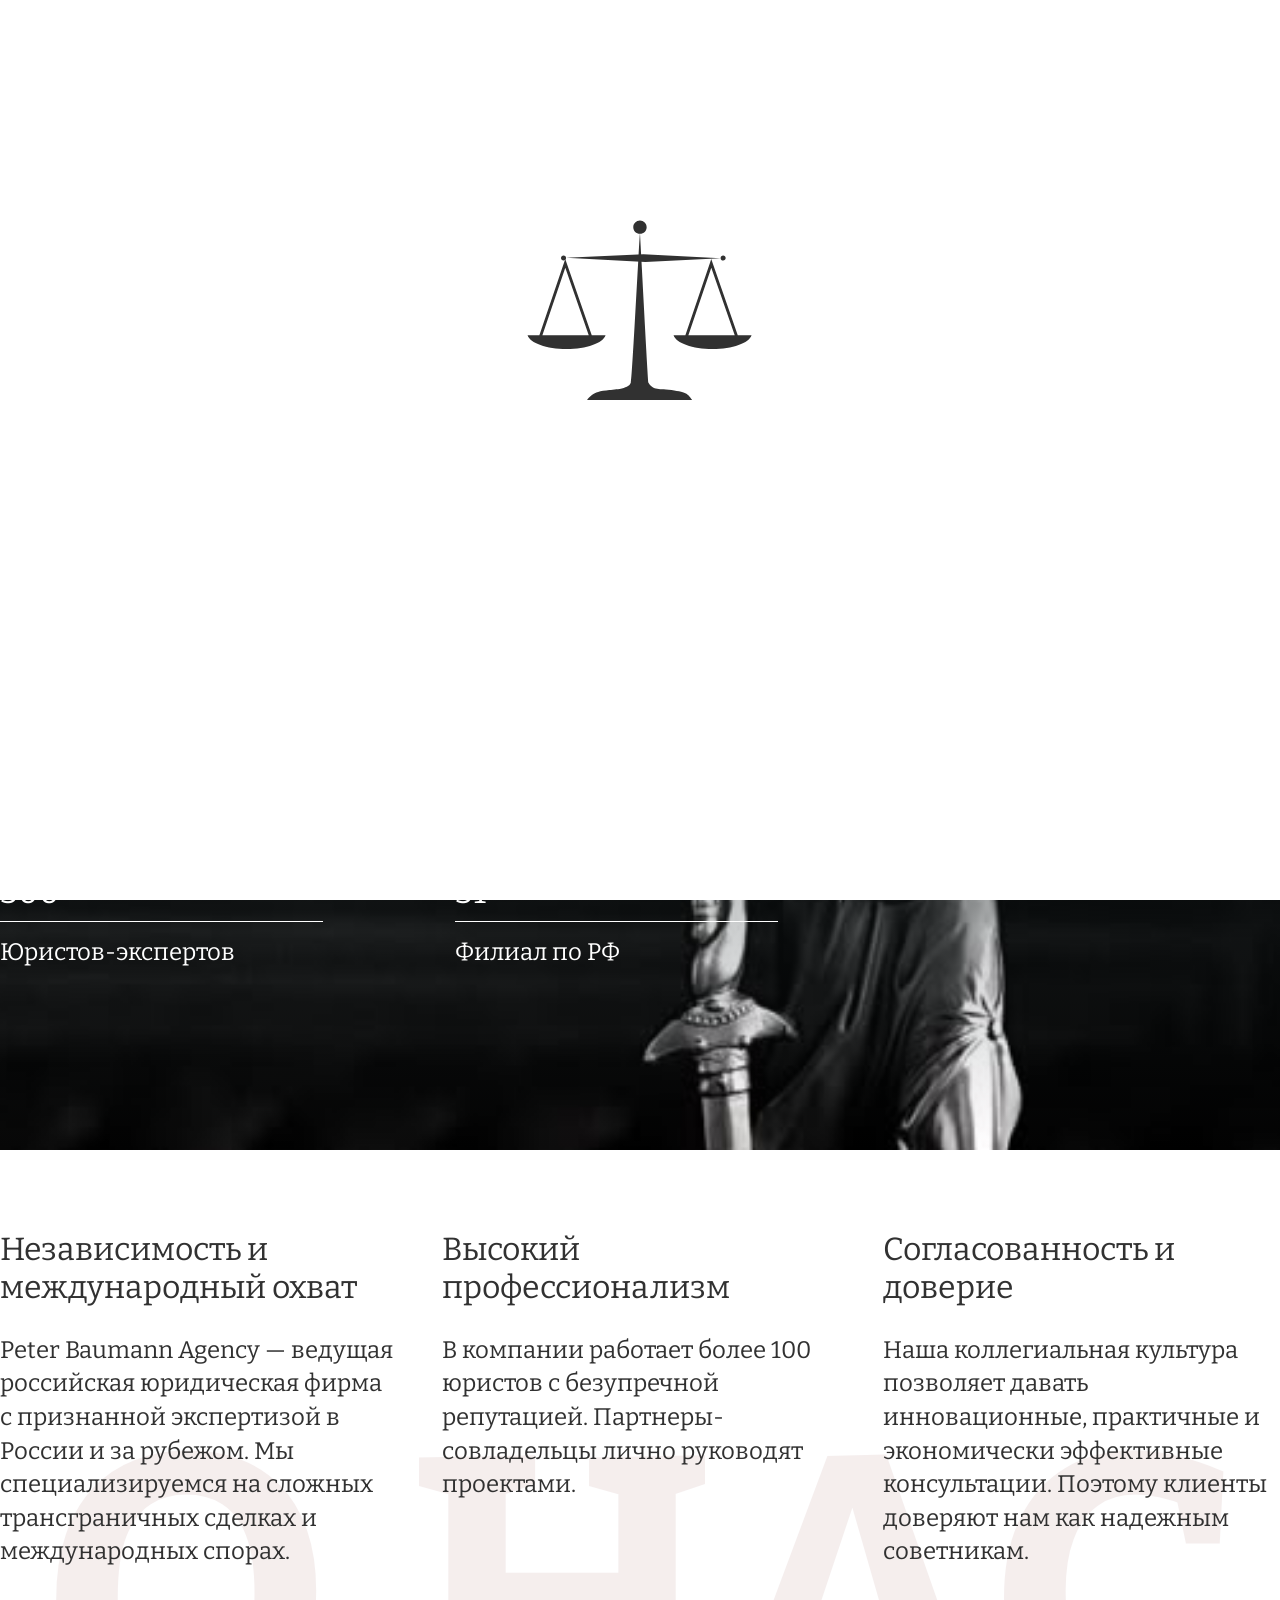
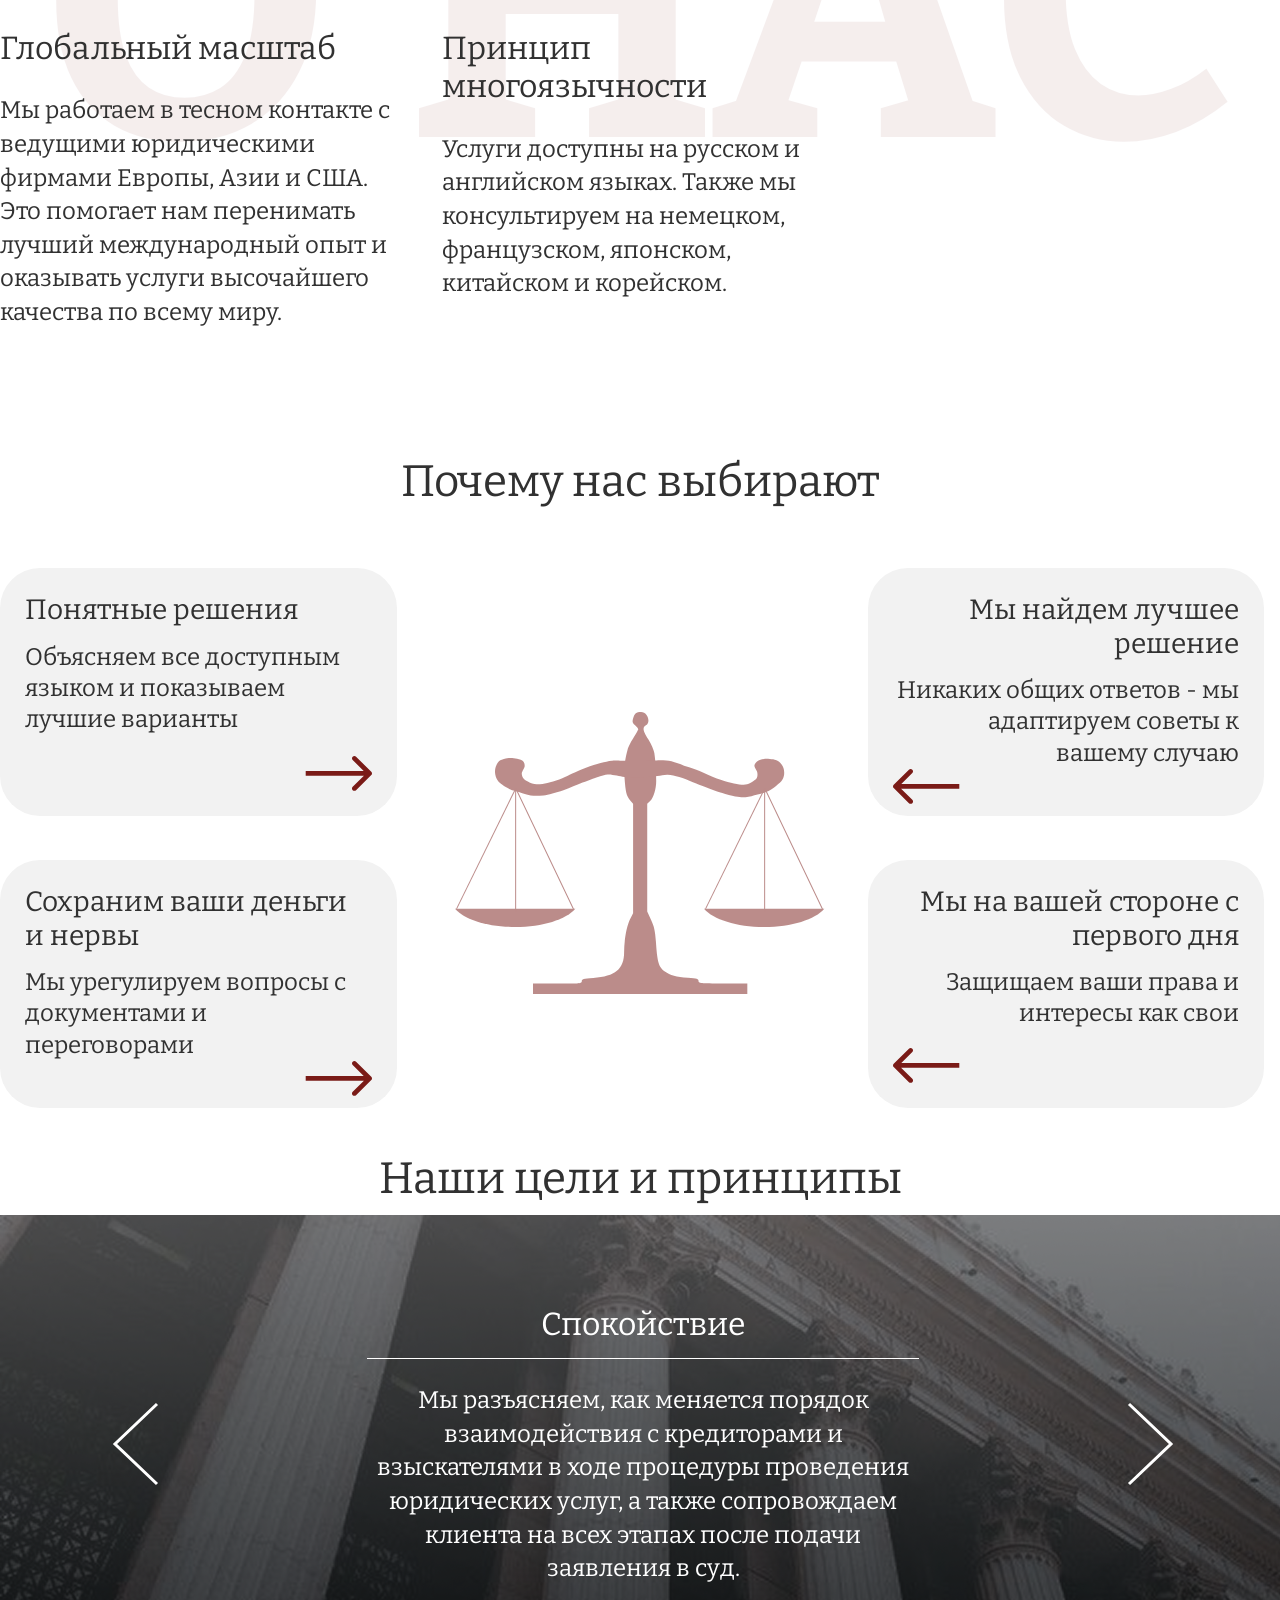
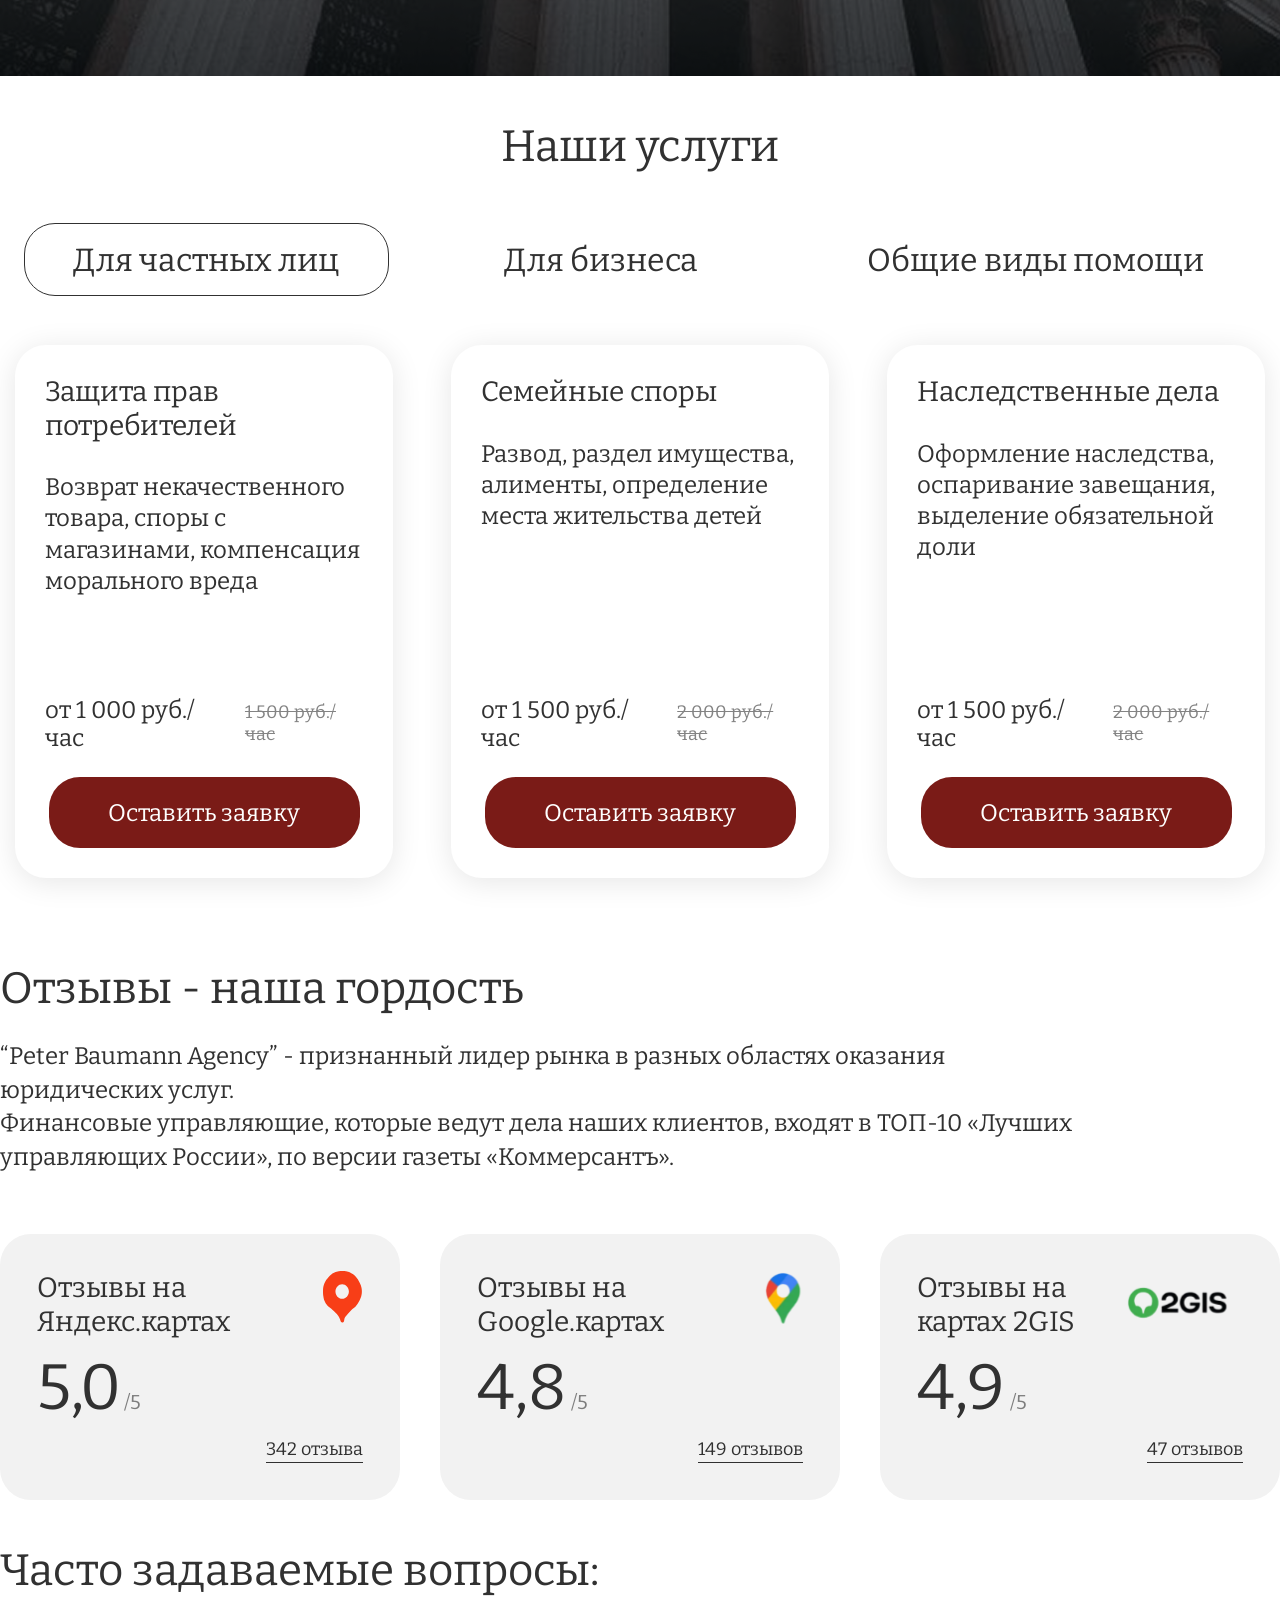
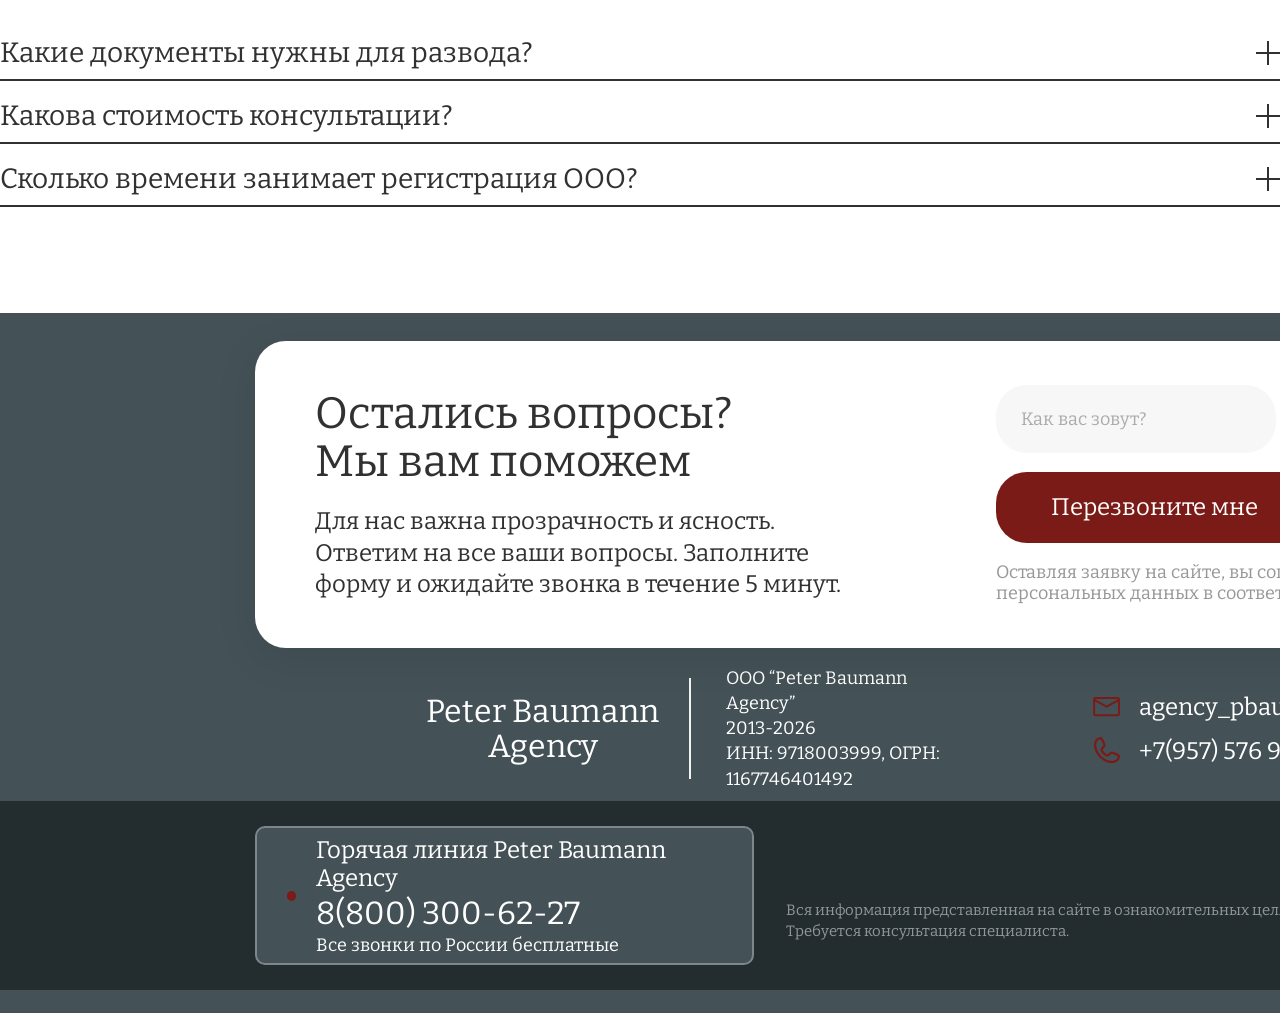
<file: index.html>
<!DOCTYPE html>
<html lang="ru">
<head>
    <meta charset="UTF-8">
    <meta name="viewport" content="width=device-width, initial-scale=1.0">
    <title>Peter Baumann Agency</title>
    <link rel="preconnect" href="https://fonts.googleapis.com">
    <link rel="preconnect" href="https://fonts.gstatic.com" crossorigin>
    <link href="https://fonts.googleapis.com/css2?family=Bitter:ital,wght@0,100..900;1,100..900&display=swap" rel="stylesheet">
    <link href="https://fonts.googleapis.com/css2?family=Bitter:wght@400;700&display=swap" rel="stylesheet">
    <link rel="stylesheet" href="style_dekstop.css">
</head>
<body>
<div class="preloader" id="preloader">
    <div class="loader-container">
        <!-- Опора (статичная) -->
        <img src="img/opora.svg" class="l-base" alt="">
        
        <!-- Группа перекладина + чаши (качается) -->
        <div class="l-sway-group">
            <img src="img/perecladina.svg" class="l-beam" alt="">
            
            <!-- Левая чаша -->
            <div class="l-bowl l-bowl-left">
                <img src="img/chasha.svg" alt="">
            </div>
            
            <!-- Правая чаша -->
            <div class="l-bowl l-bowl-right">
                <img src="img/chasha.svg" alt="">
            </div>
        </div>
    </div>
</div>

    <!-- Шапка сайта -->
    <!-- Шапка сайта -->
<header class="header">
    <div class="container">
        <div class="header-inner">
            <div class="header-logo"><a href="#hero">
                Peter Baumann<br>Agency</a>
            </div>
            <nav class="header-nav">
                <a href="#about">О нас</a>
                <a href="#services">Услуги</a>
                <a href="#reviews">Отзывы</a>
                <a href="#faq">Вопросы</a>
            </nav>
            <button class="btn btn--header">Получить консультацию</button>
        </div>
    </div>
</header>

<!-- Первый экран (Hero) -->
<section class="hero" id="hero">
    <div class="hero-bg">
        <div class="hero-overlay"></div>
        <div class="container">
            <div class="hero-content">
                <h1 class="hero-title">Peter Baumann<br>Agency</h1>
                <p class="hero-subtitle">Юридическая помощь в Москве</p>

                <div class="stats">
                    <div class="stat-item">
                        <span class="stat-num">Более 20 000</span>
                        <p class="stat-text">клиентов получили качественную юридическую поддержку</p>
                    </div>
                    <div class="stat-item">
                        <span class="stat-num">50</span>
                        <p class="stat-text">Лучших арбитражных управляющих</p>
                    </div>
                    <div class="stat-item">
                        <span class="stat-num">300</span>
                        <p class="stat-text">Юристов-экспертов</p>
                    </div>
                    <div class="stat-item">
                        <span class="stat-num">31</span>
                        <p class="stat-text">Филиал по РФ</p>
                    </div>
                </div>
            </div>
        </div>
    </div>
</section>
<section class="about" id="about">
    <div class="container">
        <!-- Огромный текст на заднем фоне -->
        <div class="about-bg-text">О НАС</div>

        <!-- Контейнер с основным контентом -->
        <div class="about-grid">
            
            <div class="about-item">
                <h2 class="about-title">Независимость и международный охват</h2>
                <p class="about-text">
                    Peter Baumann Agency — ведущая российская юридическая фирма с признанной экспертизой в России и за рубежом. Мы специализируемся на сложных трансграничных сделках и международных спорах.
                </p>
            </div>

            <div class="about-item">
                <h2 class="about-title">Высокий профессионализм</h2>
                <p class="about-text">
                    В компании работает более 100 юристов с безупречной репутацией. Партнеры-совладельцы лично руководят проектами.
                </p>
            </div>

            <div class="about-item">
                <h2 class="about-title">Согласованность и доверие</h2>
                <p class="about-text">
                    Наша коллегиальная культура позволяет давать инновационные, практичные и экономически эффективные консультации. Поэтому клиенты доверяют нам как надежным советникам.
                </p>
            </div>

            <div class="about-item">
                <h2 class="about-title">Глобальный масштаб</h2>
                <p class="about-text">
                    Мы работаем в тесном контакте с ведущими юридическими фирмами Европы, Азии и США. Это помогает нам перенимать лучший международный опыт и оказывать услуги высочайшего качества по всему миру.
                </p>
            </div>

            <div class="about-item">
                <h2 class="about-title">Принцип многоязычности</h2>
                <p class="about-text">
                    Услуги доступны на русском и английском языках. Также мы консультируем на немецком, французском, японском, китайском и корейском.
                </p>
            </div>

        </div>
    </div>
</section>
<section class="benefits">
    <div class="container">
        <h1 class="benefits__main-title">Почему нас выбирают</h1>
        
        <div class="benefits-grid">
            <!-- Левая колонка -->
            <div class="benefits-col">
                <div class="benefit-card">
                    <div class="benefit-card__content">
                        <h3 class="benefit-card__title">Понятные решения</h3>
                        <p class="benefit-card__text">Объясняем все доступным языком и показываем лучшие варианты</p>
                    </div>
                    <!-- Отражаем стрелку и прижимаем вправо -->
                    <img src="img/Arrow.svg" alt="стрелка" class="benefit-card__arrow benefit-card__arrow--right benefit-card__arrow--mirror">
                </div>

                <div class="benefit-card">
                    <div class="benefit-card__content">
                        <h3 class="benefit-card__title" >Сохраним ваши деньги и нервы</h3>
                        <p class="benefit-card__text">Мы урегулируем вопросы с документами и переговорами</p>
                    </div>
                    <img src="img/Arrow.svg" alt="стрелка" class="benefit-card__arrow benefit-card__arrow--right benefit-card__arrow--mirror">
                </div>
            </div>

            <!-- Центр: Весы -->
            <div class="benefits__center">
                <div class="scales">
                    <!-- Стойка -->
                    <img src="img/scales-post.svg" alt="" class="scales-post">

                    <!-- Контейнер перекладины (он будет качаться) -->
                    <div class="scales-sway">
                        <img src="img/scales-beam.svg" alt="" class="scales-beam-img">
                        
                        <!-- Чаши (внутри контейнера перекладины) -->
                        <div class="scales-bowl scales-bowl--left">
                            <img src="img/scales-bowl-desktop.svg" alt="">
                        </div>
                        <div class="scales-bowl scales-bowl--right">
                            <img src="img/scales-bowl-desktop.svg" alt="">
                        </div>
                    </div>
                </div>
            </div>

            <!-- Правая колонка -->
            <div class="benefits-col">
                <div class="benefit-card">
                    <div class="benefit-card__content" style="text-align: right;">
                        <h3 class="benefit-card__title">Мы найдем лучшее решение</h3>
                        <p class="benefit-card__text">Никаких общих ответов - мы адаптируем советы к вашему случаю</p>
                    </div>
                    <!-- Стрелка смотрит налево, прижата влево -->
                    <img src="img/Arrow.svg" alt="стрелка" class="benefit-card__arrow benefit-card__arrow--left">
                </div>

                <div class="benefit-card">
                    <div class="benefit-card__content" style="text-align: right;">
                        <h3 class="benefit-card__title">Мы на вашей стороне с первого дня</h3>
                        <p class="benefit-card__text">Защищаем ваши права и интересы как свои</p>
                    </div>
                    <img src="img/Arrow.svg" alt="стрелка" class="benefit-card__arrow benefit-card__arrow--left">
                </div>
            </div>
        </div>
    </div>
</section>
<section class="goals">
    <div class="container">
        <h1 class="goals-title">Наши цели и принципы</h1>
        
        <div class="goals-slider" style="background-image: url('img/background_for_slider.png')">
            <!-- Затемнение фона внутри самого фото, если нужно -->
            <div class="goals-overlay"></div>

            <div class="slider-container">
                <!-- Левая стрелка -->
                <button class="slider-btn prev-btn">
                    <svg width="48" height="84" viewBox="0 0 48 84" fill="none" xmlns="http://www.w3.org/2000/svg">
                        <path d="M46 2L4 42L46 82" stroke="white" stroke-width="3"/>
                    </svg>
                </button>

                <!-- Контент слайдера -->
                <div class="slider-content">
                    <!-- Слайд 1 (активный по умолчанию) -->
                    <div class="slide active" data-index="0">
                        <h2 class="slide-title">Спокойствие</h2>
                        <div class="slide-line"></div>
                        <p class="slide-text">Мы разъясняем, как меняется порядок взаимодействия с кредиторами и взыскателями в ходе процедуры проведения юридических услуг, а также сопровождаем клиента на всех этапах после подачи заявления в суд.</p>
                    </div>

                    <!-- Слайд 2 -->
                    <div class="slide" data-index="1">
                        <h2 class="slide-title">Доступность</h2>
                        <div class="slide-line"></div>
                        <p class="slide-text">Мы обеспечиваем понятное и прозрачное сопровождение: объясняем каждый этап процедуры, отвечаем на вопросы и остаемся на связи на протяжении всего процесса.</p>
                    </div>

                    <!-- Слайд 3 -->
                    <div class="slide" data-index="2">
                        <h2 class="slide-title">Надёжность</h2>
                        <div class="slide-line"></div>
                        <p class="slide-text">Мы работаем строго в рамках законодательства и фиксируем условия оказания услуг в договоре. В случае невозможности продолжения сопровождения предусмотрен возврат оплаты за неоказанные услуги.</p>
                    </div>
                </div>

                <!-- Правая стрелка -->
                <button class="slider-btn next-btn">
                    <svg width="48" height="84" viewBox="0 0 48 84" fill="none" xmlns="http://www.w3.org/2000/svg">
                        <path d="M2 2L44 42L2 82" stroke="white" stroke-width="3"/>
                    </svg>
                </button>
            </div>
        </div>
    </div>
</section>
<section class="services" id="services">
    <div class="container">
        <h1 class="services-title">Наши услуги</h1>

        <!-- Переключатели (Табы) -->
        <div class="services-tabs" style="font-size: 32px">
            <button class="tab-btn active" data-tab="private">Для частных лиц</button>
            <button class="tab-btn" data-tab="business">Для бизнеса</button>
            <button class="tab-btn" data-tab="general">Общие виды помощи</button>
        </div>

        <!-- Контент вкладок -->
        <div class="services-content">
            
            <!-- Сетка 1: Частные лица (Активна по умолчанию) -->
            <div class="services-grid active" id="private">
                <div class="service-card">
                    <h3 class="service-card__title">Защита прав потребителей</h3>
                    <p class="service-card__text">Возврат некачественного товара, споры с магазинами, компенсация морального вреда</p>
                    <div class="service-card__price-block">
                        <div class="price-current">от 1 000 руб./час</div>
                        <div class="price-old">1 500 руб./час</div>
                    </div>
                    <button class="btn btn--service">Оставить заявку</button>
                </div>
                <div class="service-card">
                    <h3 class="service-card__title">Семейные споры</h3>
                    <p class="service-card__text">Развод, раздел имущества, алименты, определение места жительства детей</p>
                    <div class="service-card__price-block">
                        <div class="price-current">от 1 500 руб./час</div>
                        <div class="price-old">2 000 руб./час</div>
                    </div>
                    <button class="btn btn--service">Оставить заявку</button>
                </div>
                <div class="service-card">
                    <h3 class="service-card__title">Наследственные дела</h3>
                    <p class="service-card__text">Оформление наследства, оспаривание завещания, выделение обязательной доли</p>
                    <div class="service-card__price-block">
                        <div class="price-current">от 1 500 руб./час</div>
                        <div class="price-old">2 000 руб./час</div>
                    </div>
                    <button class="btn btn--service">Оставить заявку</button>
                </div>
            </div>

            <!-- Сетка 2: Бизнес -->
            <div class="services-grid" id="business">
                <div class="service-card">
                    <h3 class="service-card__title">Регистрация ООО и ИП</h3>
                    <p class="service-card__text">Подготовка документов, подача в ФНС, выбор системы налогообложения</p>
                    <div class="service-card__price-block">
                        <div class="price-current">от 3 000 руб./час</div>
                        <div class="price-old">3 500 руб./час</div>
                    </div>
                    <button class="btn btn--service">Оставить заявку</button>
                </div>
                <div class="service-card">
                    <h3 class="service-card__title">Договорная работа</h3>
                    <p class="service-card__text">Составление договоров, правовая экспертиза, сопровождение сделок</p>
                    <div class="service-card__price-block">
                        <div class="price-current">от 1 000 руб./час</div>
                        <div class="price-old">2 000 руб./час</div>
                    </div>
                    <button class="btn btn--service">Оставить заявку</button>
                </div>
                <div class="service-card">
                    <h3 class="service-card__title">Арбитражные споры</h3>
                    <p class="service-card__text">Взыскание долгов, защита в арбитражном суде, досудебное урегулирование</p>
                    <div class="service-card__price-block">
                        <div class="price-current">от 1 500 руб./час</div>
                        <div class="price-old"></div> <!-- Если старой цены нет, оставляем пустым -->
                    </div>
                    <button class="btn btn--service">Оставить заявку</button>
                </div>
            </div>

            <!-- Сетка 3: Общие виды -->
            <div class="services-grid" id="general">
                <div class="service-card">
                    <h3 class="service-card__title">Правовая консультация</h3>
                    <p class="service-card__text">Устные и письменные консультации по любым правовым вопросам</p>
                    <div class="service-card__price-block">
                        <div class="price-current">от 750 руб./час</div>
                        <div class="price-old">1 000 руб./час</div>
                    </div>
                    <button class="btn btn--service">Оставить заявку</button>
                </div>
                <div class="service-card">
                    <h3 class="service-card__title">Составление документов</h3>
                    <p class="service-card__text">Исковые заявления, претензии, жалобы в государственные органы</p>
                    <div class="service-card__price-block">
                        <div class="price-current">от 1 500 руб./час</div>
                        <div class="price-old">2 000 руб./час</div>
                    </div>
                    <button class="btn btn--service">Оставить заявку</button>
                </div>
                <div class="service-card">
                    <h3 class="service-card__title">Представительство в суде</h3>
                    <p class="service-card__text">Защита ваших интересов в судах общей юрисдикции на всех стадиях</p>
                    <div class="service-card__price-block">
                        <div class="price-current">от 2 500 руб./час</div>
                        <div class="price-old">4 000 руб./час</div>
                    </div>
                    <button class="btn btn--service">Оставить заявку</button>
                </div>
            </div>

        </div>
    </div>
</section>
<section class="reviews" id="reviews">
    <div class="container">
        <h1 class="reviews-title">Отзывы - наша гордость</h1>
        <p class="reviews-description">
            “Peter Baumann Agency” - признанный лидер рынка в разных областях оказания юридических услуг. <br>
            Финансовые управляющие, которые ведут дела наших клиентов, входят в ТОП-10 «Лучших управляющих России», по версии газеты «Коммерсантъ».
        </p>

        <div class="reviews-grid">
            <!-- Яндекс -->
            <div class="review-card">
                <div class="review-card-header">
                    <h3 class="review-card-label">Отзывы на<br>Яндекс.картах</h3>
                    <img src="img/yandex.svg" alt="Yandex" class="review-card-icon">
                </div>
                <div class="review-card__rating">
                    <span class="rating-big">5,0</span>
                    <span class="rating-small">/5</span>
                </div>
                <a href="#" class="review-card-link">342 отзыва</a>
            </div>

            <!-- Google -->
            <div class="review-card">
                <div class="review-card-header">
                    <h3 class="review-card-label">Отзывы на<br>Google.картах</h3>
                    <img src="img/google.svg" alt="Google" class="review-card-icon">
                </div>
                <div class="review-card-rating">
                    <span class="rating-big">4,8</span>
                    <span class="rating-small">/5</span>
                </div>
                <a href="#" class="review-card-link">149 отзывов</a>
            </div>

            <!-- 2GIS -->
            <div class="review-card">
                <div class="review-card-header">
                    <h3 class="review-card-label">Отзывы на<br>картах 2GIS</h3>
                    <img src="img/2gis.svg" alt="2GIS" class="review-card-icon" style="height: 60px; width: auto;">
                </div>
                <div class="review-card-rating">
                    <span class="rating-big">4,9</span>
                    <span class="rating-small">/5</span>
                </div>
                <a href="#" class="review-card-link">47 отзывов</a>
            </div>
        </div>
    </div>
</section>
<section class="faq" id="faq">
    <div class="container">
        <h1 class="faq-title">Часто задаваемые вопросы:</h1>

        <div class="faq__list">
            <!-- Вопрос 1 -->
            <div class="faq-item">
                <div class="faq-question">
                    <h3 class="faq-q-text">Какие документы нужны для развода?</h3>
                    <div class="faq-icon"></div>
                </div>
                <div class="faq-answer">
                    <p class="faq-a-text">
                        Для расторжения брака через ЗАГС (по взаимному согласию и без детей) потребуются: паспорта обоих супругов, свидетельство о браке, квитанция об оплате госпошлины. Если есть несовершеннолетние дети или один из супругов против развода — процедура проходит через суд, и список документов расширяется. Мы поможем собрать полный пакет.
                    </p>
                </div>
            </div>

            <!-- Вопрос 2 -->
            <div class="faq-item">
                <div class="faq-question">
                    <h3 class="faq-q-text">Какова стоимость консультации?</h3>
                    <div class="faq-icon"></div>
                </div>
                <div class="faq-answer">
                    <p class="faq-a-text">
                        Первичная консультация проводится бесплатно. В рамках неё юрист выслушает вашу ситуацию, даст предварительную оценку перспектив и порекомендует дальнейшие шаги. Если требуется детальный анализ документов или письменное заключение — стоимость составит от 1000 ₽. Точная цена зависит от сложности вопроса.
                    </p>
                </div>
            </div>

            <!-- Вопрос 3 -->
            <div class="faq-item">
                <div class="faq-question">
                    <h3 class="faq-q-text">Сколько времени занимает регистрация ООО?</h3>
                    <div class="faq-icon"></div>
                </div>
                <div class="faq-answer">
                    <p class="faq-a-text">
                        В стандартном режиме регистрация ООО в ФНС занимает 3 рабочих дня. Срочная регистрация (за 1 день) возможна при подаче документов через нотариуса или при использовании услуги "ускоренная подача". Мы подготовим все документы, подадим их в налоговую и получим готовый пакет. Стоимость услуги — от 5000 ₽ (стандарт) и от 8000 ₽ (срочно).
                    </p>
                </div>
            </div>
        </div>
    </div>
</section>
<footer class="footer">
    <!-- 1. Белая карточка (Анкета) -->
    <div class="footer-form-card">
        <div class="footer-form-left">
            <h2 class="footer-form-title">Остались вопросы?<br>Мы вам поможем</h2>
            <p class="footer-form-subtitle">Для нас важна прозрачность и ясность. Ответим на все ваши вопросы. Заполните форму и ожидайте звонка в течение 5 минут.</p>
        </div>
        <div class="footer-form-right">
            <form class="footer-form-fields">
                <div class="form-inputs">
                    <input type="text" placeholder="Как вас зовут?" class="form-input" required>
                    <input type="tel" placeholder="+7 (___) ___-__-__" maxlength="18" minlength="18" class="form-input" required>
                </div>
                <button type="submit" class="btn btn--form">Перезвоните мне</button>
                <p class="form-consent">Оставляя заявку на сайте, вы соглашаетесь на обработку персональных данных в соответствии с ФЗ</p>
            </form>
        </div>
    </div>

    <!-- 2. Средняя часть (Лого и Контакты) -->
    <div class="footer-middle">
        <div class="footer-col footer-col--logo" style="text-align: center;">
            Peter Baumann<br>Agency
        </div>
        
        <div class="footer-col footer-col--details">
            ООО “Peter Baumann Agency”<br>
            2013-2026<br>
            ИНН: 9718003999, ОГРН:<br>
            1167746401492
        </div>

        <div class="footer-col footer-col--contacts">
            <div class="contact-item">
                <img src="img/email.svg" alt="Email">
                <a>agency_pbaumann@mail.ru</a>
            </div>
            <div class="contact-item">
                <img src="img/phone.svg" alt="Phone">
                <a>+7(957) 576 93 23</a>
            </div>
        </div>
    </div>

    <!-- 3. Темно-зеленый прямоугольник (1880x168) -->
    <div class="footer-dark-rect">
        <div class="footer-bottom-content">
            <div class="hotline-block">
                <span class="hotline-dot"></span>
                <div class="hotline-content">
                    <p class="hotline-label">Горячая линия Peter Baumann Agency</p>
                    <p class="hotline-number">8(800) 300-62-27</p>
                    <p class="hotline-sub">Все звонки по России бесплатные</p>
                </div>
            </div>
            <p class="footer-disclaimer">Вся информация представленная на сайте в ознакомительных целях и не является публичной офертой. Требуется консультация специалиста.</p>
        </div>
    </div>
</footer>
<!-- ОВЕРЛЕЙ (затемнение 50%) -->
<div class="modal-overlay" id="modalOverlay">
    
    <!-- 1. МОДАЛКА: КОНСУЛЬТАЦИЯ (с чекбоксами) -->
    <div class="modal" id="modalConsultation">
        <button class="modal-close" id="closeCons">&times;</button>
        <div class="modal-content">
            <div class="modal-header-block">
                <h2 class="modal-title">Получить бесплатную консультацию</h2>
                <p class="modal-subtitle">Предоставим детальный анализ проблемы и экспертную юридическую консультацию у нас в офисе или в другом удобном формате.</p>
            </div>
            <form class="modal-form" id="consultationForm">
                <div class="modal-inputs-row">
                    <input type="text" placeholder="Как вас зовут?" class="modal-input" required>
                    <input type="tel" placeholder="+7 (___) ___-__-__" maxlength="18" minlength="18" class="modal-input" required>
                    <button type="submit" class="btn modal-btn-red">Оставить заявку</button>
                </div>
                <div class="modal-checkbox-grid">
                    <label class="custom-checkbox"><input type="checkbox"><span class="checkmark"></span> Долги и кредиты</label>
                    <label class="custom-checkbox"><input type="checkbox"><span class="checkmark"></span> Трудовой спор</label>
                    <label class="custom-checkbox"><input type="checkbox"><span class="checkmark"></span> Наследство</label>
                    <label class="custom-checkbox"><input type="checkbox"><span class="checkmark"></span> Договоры и сделки</label>
                    <label class="custom-checkbox"><input type="checkbox"><span class="checkmark"></span> Семейные вопросы</label>
                    <label class="custom-checkbox"><input type="checkbox"><span class="checkmark"></span> Регистрация бизнеса / ИП / ООО</label>
                    <label class="custom-checkbox"><input type="checkbox"><span class="checkmark"></span> Жилищный вопрос</label>
                    <label class="custom-checkbox"><input type="checkbox"><span class="checkmark"></span> Другое</label>
                </div>
                <p class="modal-consent">Оставляя заявку на сайте вы даете согласие на обработку персональных данных в соответствии с Федеральным законом</p>
            </form>
        </div>
        <div class="modal-footer-gray">
            <div class="modal-footer-item"><img src="img/check.svg" alt="" class="footer-check"> Бесплатная консультация</div>
            <div class="modal-footer-item"><img src="img/check.svg" alt="" class="footer-check"> Работа строго без предоплаты</div>
            <div class="modal-footer-item"><img src="img/check.svg" alt="" class="footer-check"> Конфеденциально</div>
        </div>
    </div>

    <!-- 1. МОДАЛКА: ДЛЯ ЧАСТНЫХ ЛИЦ -->
    <div class="modal modal-service" id="modalPrivate">
        <button class="modal-close" id="closePriv">&times;</button>
        <div class="modal-content">
            <div class="modal-header-block">
                <h2 class="modal-title">Услуги для частных лиц</h2>
                <p class="modal-subtitle">Предоставим детальный анализ проблемы и экспертную юридическую консультацию у нас в офисе или в другом удобном формате.</p>
            </div>
            <form class="modal-form" id="privateForm">
                <div class="modal-inputs-row">
                    <input type="text" placeholder="Как вас зовут?" class="modal-input" required>
                    <input type="tel" placeholder="+7 (___) ___-__-__" maxlength="18" minlength="18" class="modal-input" required>
                    <button type="submit" class="btn modal-btn-red">Оставить заявку</button>
                </div>
                <p class="modal-consent">Оставляя заявку на сайте вы даете согласие на обработку персональных данных в соответствии с Федеральным законом</p>
            </form>
        </div>
        <div class="modal-footer-gray">
            <div class="modal-footer-item"><img src="img/check.svg" alt="" class="footer-check"> Бесплатная консультация</div>
            <div class="modal-footer-item"><img src="img/check.svg" alt="" class="footer-check"> Работа строго без предоплаты</div>
            <div class="modal-footer-item"><img src="img/check.svg" alt="" class="footer-check"> Конфеденциально</div>
        </div>
    </div>
    <!-- 3. МОДАЛКА: БИЗнеС -->
    <div class="modal modal-service" id="modalBusiness">
        <button class="modal-close">&times;</button>
        <div class="modal-body-top">
            <div class="modal-header-block">
                <h2 class="modal-title">Услуги для бизнеса</h2>
                <p class="modal-subtitle">Предоставим детальный анализ проблемы и экспертную юридическую консультацию у нас в офисе или в другом удобном формате.</p>
            </div>
            <form class="modal-form" id="businessForm">
                <div class="modal-inputs-row">
                    <input type="text" placeholder="Как вас зовут?" class="modal-input" required>
                    <input type="tel" placeholder="+7 (___) ___-__-__" maxlength="18" minlength="18" class="modal-input" required>
                    <button type="submit" class="btn modal-btn-red">Оставить заявку</button>
                </div>
                <p class="modal-consent">Оставляя заявку на сайте вы даете согласие на обработку персональных данных в соответствии с Федеральным законом</p>
            </form>
        </div>
        <div class="modal-footer-gray">
            <div class="modal-footer-item"><img src="img/check.svg" alt="" class="footer-check"> Бесплатная консультация</div>
            <div class="modal-footer-item"><img src="img/check.svg" alt="" class="footer-check"> Работа строго без предоплаты</div>
            <div class="modal-footer-item"><img src="img/check.svg" alt="" class="footer-check"> Конфеденциально</div>
        </div>
    </div>

    <!-- 3. МОДАЛКА: ОБЩИЕ ВИДЫ ПОМОЩИ -->
    <div class="modal modal-service" id="modalGeneral">
        <button class="modal-close">&times;</button>
        <div class="modal-body-top">
            <div class="modal-header-block">
                <h2 class="modal-title">Общие виды правовой помощи</h2>
                <p class="modal-subtitle">Предоставим детальный анализ проблемы и экспертную юридическую консультацию у нас в офисе или в другом удобном формате.</p>
            </div>
            <form class="modal-form" id="generalForm">
                <div class="modal-inputs-row">
                    <input type="text" placeholder="Как вас зовут?" class="modal-input" required>
                    <input type="tel" placeholder="+7 (___) ___-__-__" maxlength="18" minlength="18" class="modal-input" required>
                    <button type="submit" class="btn modal-btn-red">Оставить заявку</button>
                </div>
                <p class="modal-consent">Оставляя заявку на сайте вы даете согласие на обработку персональных данных в соответствии с Федеральным законом</p>
            </form>
        </div>
        <div class="modal-footer-gray">
            <div class="modal-footer-item"><img src="img/check.svg" alt="" class="footer-check"> Бесплатная консультация</div>
            <div class="modal-footer-item"><img src="img/check.svg" alt="" class="footer-check"> Работа строго без предоплаты</div>
            <div class="modal-footer-item"><img src="img/check.svg" alt="" class="footer-check"> Конфеденциально</div>
        </div>
    </div>

    <!-- 3. МОДАЛКА: УСПЕХ -->
    <div class="modal-success" id="modalSuccess">
        <h2 class="success-title">Ваша заявка принята</h2>
        <p class="success-text">В течение дня вам поступит звонок на указанный номер в заявке</p>
        <button class="btn btn--success-close" id="closeSucc">Понятно</button>
    </div>
</div>

<script src="js/IDZ2.js"></script>
</body>
</html>
</file>
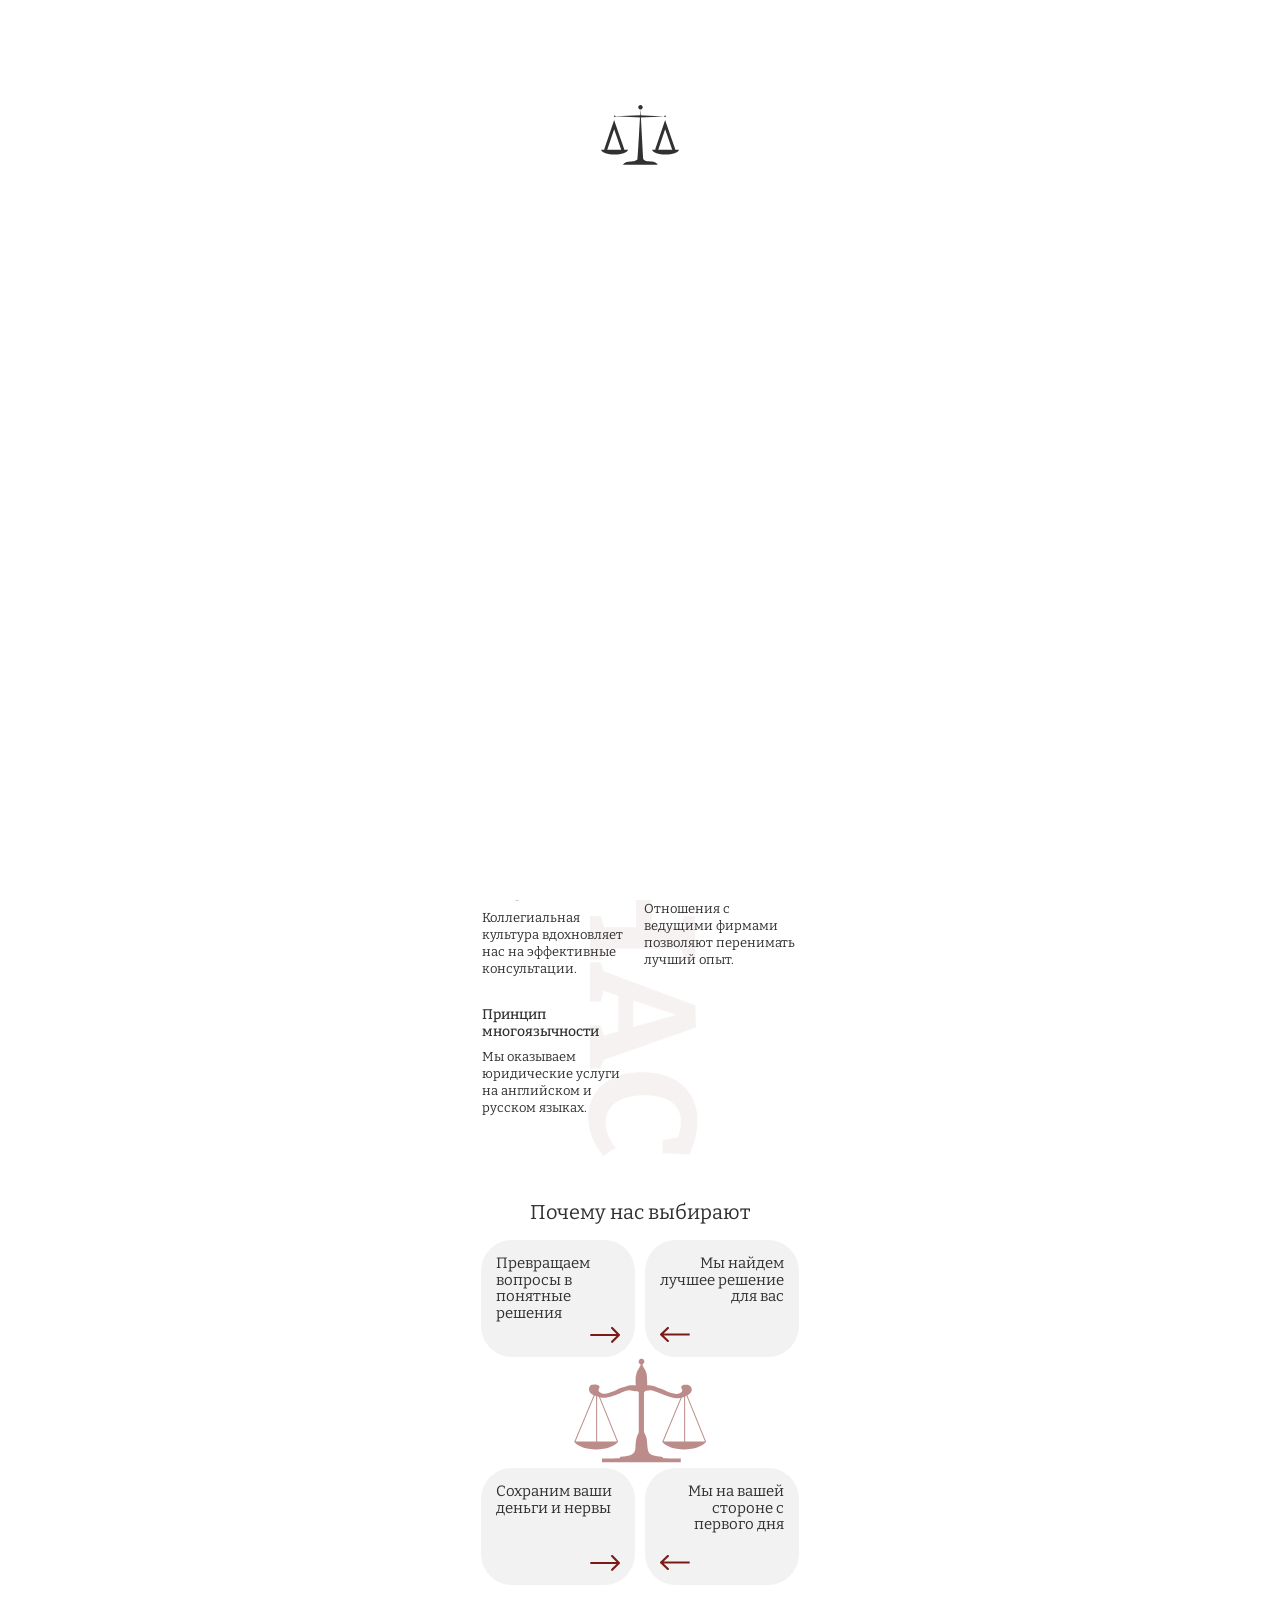
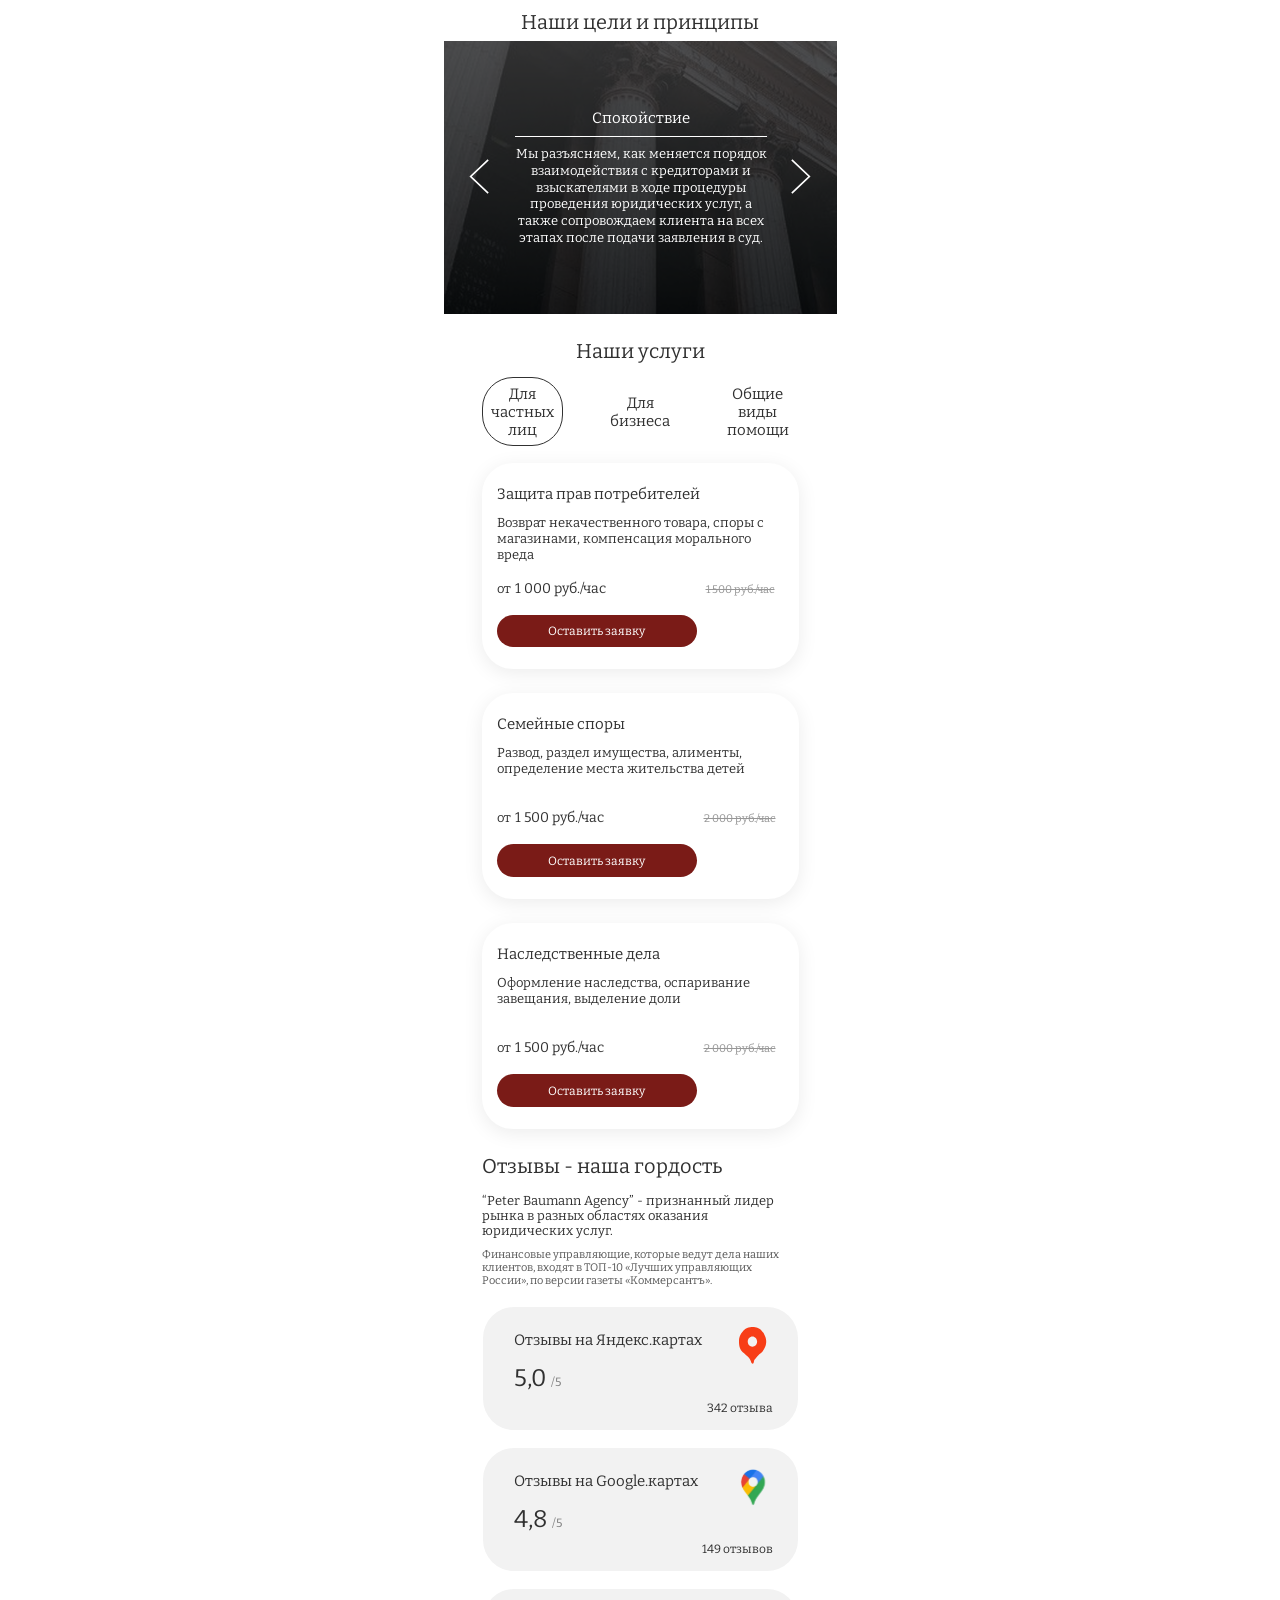
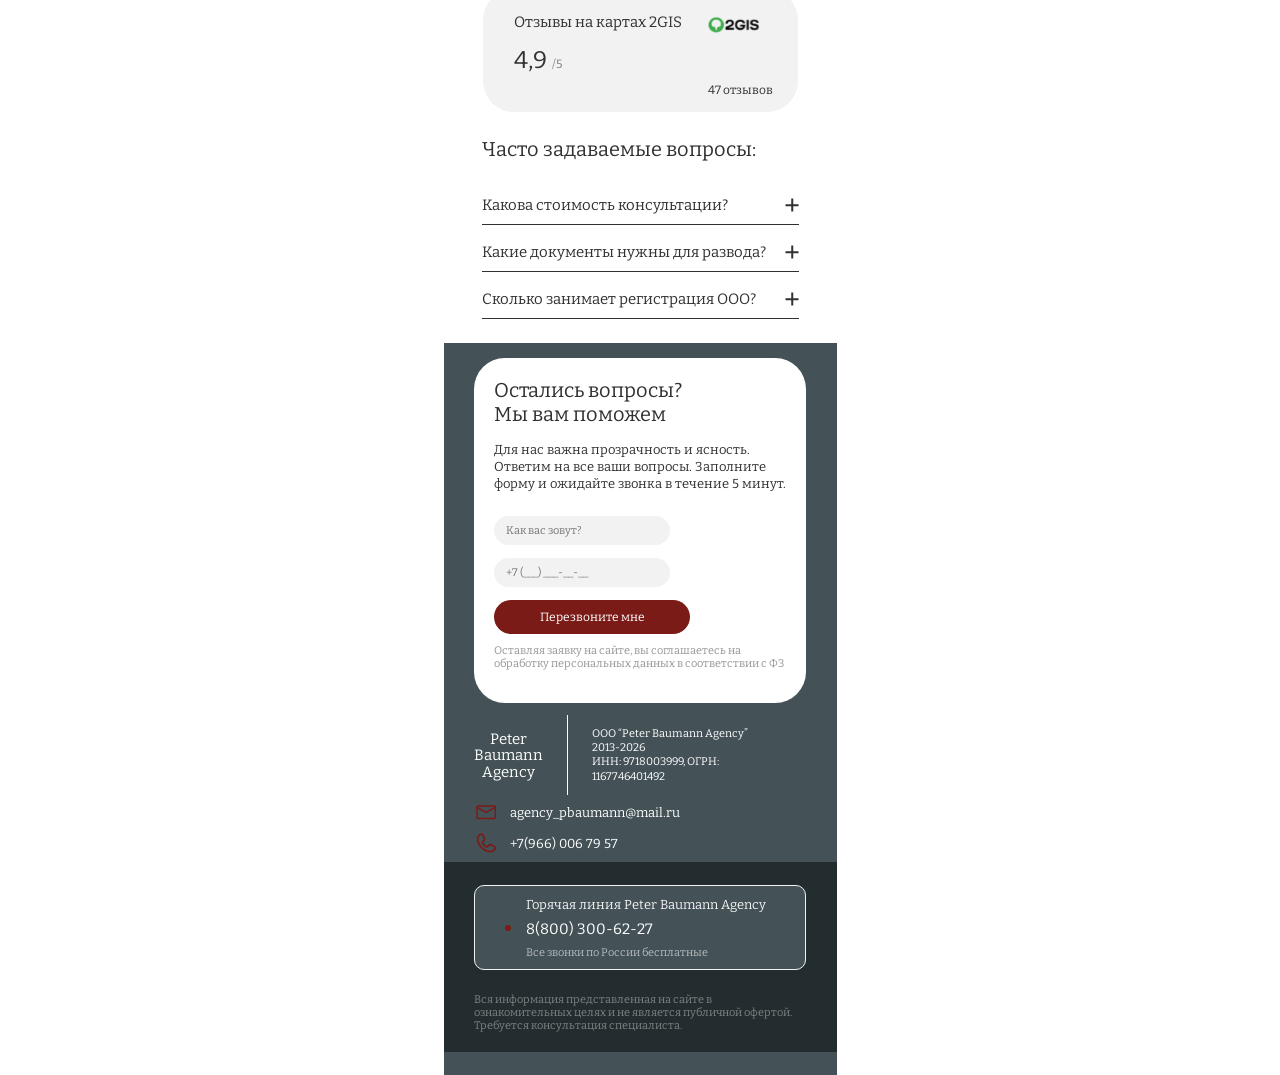
<file: phone/phone.html>
<!DOCTYPE html>
<html lang="ru">
<head>
    <meta charset="UTF-8">
    <meta name="viewport" content="width=393">
    <meta name="format-detection" content="telephone=no, date=no, address=no, email=no">
    <title>Peter Baumann Agency - Mobile</title>
    <link rel="preconnect" href="https://fonts.googleapis.com">
    <link rel="preconnect" href="https://fonts.gstatic.com" crossorigin>
    <link href="https://fonts.googleapis.com/css2?family=Bitter:wght@400;700&display=swap" rel="stylesheet">
    <link rel="stylesheet" href="style_phone.css">
</head>
<body>
    
<div class="preloader" id="preloader">
    <div class="loader-container">
        <img src="../img/opora.svg" class="l-base" alt="">
        <div class="l-sway-group">
            <img src="../img/perecladina.svg" class="l-beam" alt="">
            <div class="l-bowl l-bowl-left"><img src="../img/chasha_mobile.svg" alt=""></div>
            <div class="l-bowl l-bowl-right"><img src="../img/chasha_mobile.svg" alt=""></div>
        </div>
    </div>
</div>

<div class="menu-overlay" id="menuOverlay"></div>
<nav class="mobile-menu" id="mobileMenu">
    <div class="menu-close" id="menuClose">
        <img src="../img/back.svg" alt="назад" style="width: 20px; height: 20px;">
    </div>
    <div class="menu-logo">Peter Baumann Agency</div>
    <div class="menu-line"></div>
    <ul class="menu-list">
        <li><a href="#about">О нас</a></li>
        <li><a href="#services">Услуги</a></li>
        <li><a href="#reviews">Отзывы</a></li>
        <li><a href="#faq">Вопросы</a></li>
    </ul>
    <button class="btn btn--header">Получить консультацию</button>
</nav>

<header class="header">
    <div class="header-inner">
        <img src="../img/menu.svg" alt="меню" class="menu-icon" id="burgerBtn">
        <div class="header-logo"><a href="#hero">Peter Baumann Agency</a></div>
        <div style="width: 24px;"></div>
    </div>
</header>


<!-- Главный экран (Hero) -->
<section class="hero" id="hero">
    <div class="hero-bg">
        <div class="hero-content">
            <h1 class="hero-title">Peter Baumann<br>Agency</h1>
            <p class="hero-subtitle">Юридическая помощь в Москве</p>
            <button class="btn btn--header">Получить консультацию</button>
        </div>
    </div>
</section>

<!-- Блок с преимуществами (Статистика) -->
<section class="stats">
    <div class="stat-item">
        <span class="stat-num">Более 20 000</span>
        <div class="stat-line"></div>
        <p class="stat-text">клиентов получили качественную юридическую поддержку</p>
    </div>
    <div class="stat-item">
        <span class="stat-num">50</span>
        <div class="stat-line"></div>
        <p class="stat-text">лучших арбитражных управляющих</p>
    </div>
    <div class="stat-item">
        <span class="stat-num">300</span>
        <div class="stat-line"></div>
        <p class="stat-text">юристов-экспертов</p>
    </div>
    <div class="stat-item">
        <span class="stat-num">31</span>
        <div class="stat-line"></div>
        <p class="stat-text">филиал по РФ</p>
    </div>
</section>

<!-- ABOUT -->
<section class="about" id="about">
    <div class="about-container">
        <div class="about-bg-text">О НАС</div>
        <div class="about-grid">
            <div class="about-item">
                <h2 class="about-title">Независимость и международный охват</h2>
                <p class="about-text">Peter Baumann Agency – одна из ведущих российских независимых юридических фирм.</p>
            </div>
            <div class="about-item">
                <h2 class="about-title">Высокий профессионализм</h2>
                <p class="about-text">Под руководством партнеров-совладельцев в фирме работает более 100 юристов.</p>
            </div>
            <div class="about-item">
                <h2 class="about-title">Согласованность и доверие</h2>
                <p class="about-text">Коллегиальная культура вдохновляет нас на эффективные консультации.</p>
            </div>
            <div class="about-item">
                <h2 class="about-title">Глобальный масштаб</h2>
                <p class="about-text">Отношения с ведущими фирмами позволяют перенимать лучший опыт.</p>
            </div>
            <div class="about-item">
                <h2 class="about-title">Принцип многоязычности</h2>
                <p class="about-text">Мы оказываем юридические услуги на английском и русском языках.</p>
            </div>
        </div>
    </div>
</section>

<!-- BENEFITS -->
<section class="benefits">
    <div class="container">
        <h2 class="benefits-title">Почему нас выбирают</h2>
        <div class="benefits-grid">
            <div class="scales">
                <img src="../img/scales-post.svg" class="scales-post">
                <div class="scales-sway">
                    <img src="../img/scales-beam.svg" class="scales-beam">
                    <div class="scales-bowl scales-bowl-left"><img src="../img/scales-bowl.svg"></div>
                    <div class="scales-bowl scales-bowl-right"><img src="../img/scales-bowl.svg"></div>
                </div>
            </div>
            <div class="benefit-card">
                <p class="benefit-text">Превращаем вопросы в понятные решения</p>
                <img src="../img/Arrow.svg" class="benefit-arrow arrow-right">
            </div>
            <div class="benefit-card">
                <p class="benefit-text" style="text-align: right;">Мы найдем лучшее решение для вас</p>
                <img src="../img/Arrow.svg" class="benefit-arrow arrow-left">
            </div>
            <div class="benefit-card">
                <p class="benefit-text">Сохраним ваши деньги и нервы</p>
                <img src="../img/Arrow.svg" class="benefit-arrow arrow-right">
            </div>
            <div class="benefit-card">
                <p class="benefit-text" style="text-align: right;">Мы на вашей стороне с первого дня</p>
                <img src="../img/Arrow.svg" class="benefit-arrow arrow-left">
            </div>
        </div>
    </div>
</section>

<section class="goals">
    <h2 class="goals-title">Наши цели и принципы</h2>
    <div class="goals-slider" style="background-image: url('../img/background_for_slider.png')">
        <div class="goals-overlay"></div>
        <div class="slider-container">

            <!-- Левая стрелка -->
            <button class="slider-btn prev-btn">
                <svg width="20" height="35" viewBox="0 0 48 84" fill="none">
                    <path d="M46 2L4 42L46 82" stroke="white" stroke-width="4"/>
                </svg>
            </button>

            <!-- Контент карусели (331x169) -->
            <div class="slider-content">
                <div class="slide active">
                    <h3 class="slide-subtitle">Спокойствие</h3>
                    <div class="slide-line"></div>
                    <p class="slide-text">Мы разъясняем, как меняется порядок взаимодействия с кредиторами и взыскателями в ходе процедуры проведения юридических услуг, а также сопровождаем клиента на всех этапах после подачи заявления в суд.</p>
                </div>

                <div class="slide">
                    <h3 class="slide-subtitle">Доступность</h3>
                    <div class="slide-line"></div>
                    <p class="slide-text">Мы обеспечиваем понятное и прозрачное сопровождение: объясняем каждый этап процедуры, отвечаем на вопросы и остаемся на связи на протяжении всего процесса.</p>
                </div>

                <div class="slide">
                    <h3 class="slide-subtitle">Надёжность</h3>
                    <div class="slide-line"></div>
                    <p class="slide-text">Мы работаем строго в рамках законодательства и фиксируем условия оказания услуг в договоре. В случае невозможности продолжения сопровождения предусмотрен возврат оплаты.</p>
                </div>
            </div>

            <!-- Правая стрелка -->
            <button class="slider-btn next-btn">
                <svg width="20" height="35" viewBox="0 0 48 84" fill="none">
                    <path d="M2 2L44 42L2 82" stroke="white" stroke-width="4"/>
                </svg>
            </button>
        </div>
    </div>
</section>
<section class="services" id="services">
    <div class="container-services">
        <h2 class="services-title">Наши услуги</h2>
        <div class="services-tabs">
            <button class="tab-btn active" data-tab="private">Для частных лиц</button>
            <button class="tab-btn" data-tab="business">Для бизнеса</button>
            <button class="tab-btn" data-tab="general">Общие виды помощи</button>
        </div>

        <div class="services-content">
            <!-- Сетка 1: Частные лица -->
            <div class="services-grid active" id="private">
                <div class="service-card">
                    <h3 class="card-title">Защита прав потребителей</h3>
                    <p class="card-text">Возврат некачественного товара, споры с магазинами, компенсация морального вреда</p>
                    <div class="card-price">
                        <div class="price-left"><span>от</span><span>1 000 руб./час</span></div>
                        <span class="price-old">1 500 руб./час</span>
                    </div>
                    <button class="btn btn--service">Оставить заявку</button>
                </div>

                <div class="service-card">
                    <h3 class="card-title">Семейные споры</h3>
                    <p class="card-text">Развод, раздел имущества, алименты, определение места жительства детей</p>
                    <div class="card-price">
                        <div class="price-left"><span>от</span><span>1 500 руб./час</span></div>
                        <span class="price-old">2 000 руб./час</span>
                    </div>
                    <button class="btn btn--service">Оставить заявку</button>
                </div>

                <div class="service-card">
                    <h3 class="card-title">Наследственные дела</h3>
                    <p class="card-text">Оформление наследства, оспаривание завещания, выделение доли</p>
                    <div class="card-price">
                        <div class="price-left"><span>от</span>
                        <span>1 500 руб./час</span></div>
                        <span class="price-old">2 000 руб./час</span>
                    </div>
                    <button class="btn btn--service">Оставить заявку</button>
                </div>
            </div>

            <!-- Сетка 2: Бизнес -->
            <div class="services-grid" id="business">
                <div class="service-card">
                    <h3 class="card-title">Регистрация ООО и ИП</h3>
                    <p class="card-text">Подготовка документов, подача в ФНС, выбор системы налогообложения</p>
                    <div class="card-price">
                        <div class="price-left"><span>от</span>
                        <span>3 000 руб./час</span></div>
                        <span class="price-old">3 500 руб./час</span>
                    </div>
                    <button class="btn btn--service">Оставить заявку</button>
                </div>

                <div class="service-card">
                    <h3 class="card-title">Договорная работа</h3>
                    <p class="card-text">Составление договоров, правовая экспертиза, сопровождение сделок</p>
                    <div class="card-price">
                        <div class="price-left"><span>от</span>
                        <span>1 000 руб./час</span></div>
                        <span class="price-old">2 000 руб./час</span>
                    </div>
                    <button class="btn btn--service">Оставить заявку</button>
                </div>

                <div class="service-card">
                    <h3 class="card-title">Арбитражные споры</h3>
                    <p class="card-text">Взыскание долгов, защита в арбитражном суде, досудебное урегулирование</p>
                    <div class="card-price">
                        <div class="price-left"><span>от</span>
                        <span>1 500 руб./час</span></div>
                    </div>
                    <button class="btn btn--service">Оставить заявку</button>
                </div>
            </div>

            <!-- Сетка 3: Общие -->
            <div class="services-grid" id="general">
                <div class="service-card">
                    <h3 class="card-title">Правовая консультация</h3>
                    <p class="card-text">Устные и письменные консультации по любым правовым вопросам</p>
                    <div class="card-price">
                        <div class="price-left"><span>от</span>
                        <span>750 руб./час</span></div>
                        <span class="price-old">1 000 руб./час</span>
                    </div>
                    <button class="btn btn--service">Оставить заявку</button>
                </div>

                <div class="service-card">
                    <h3 class="card-title">Составление документов</h3>
                    <p class="card-text">Исковые заявления, претензии, жалобы в государственные органы</p>
                    <div class="card-price">
                        <div class="price-left"><span>от</span>
                        <span>1 500 руб./час</span></div>
                        <span class="price-old">2 000 руб./час</span>
                    </div>
                    <button class="btn btn--service">Оставить заявку</button>
                </div>

                <div class="service-card">
                    <h3 class="card-title">Представительство в суде</h3>
                    <p class="card-text">Защита ваших интересов в судах общей юрисдикции на всех стадиях</p>
                    <div class="card-price">
                        <div class="price-left"><span>от</span>
                        <span>2 500 руб./час</span></div>
                        <span class="price-old">4 000 руб./час</span>
                    </div>
                    <button class="btn btn--service">Оставить заявку</button>
                </div>
            </div>
        </div>
    </div>
</section>

<section class="reviews" id="reviews">
    <div class="container-services">
        <h2 class="reviews-title">Отзывы - наша гордость</h2>
        <p class="reviews-desc-1">“Peter Baumann Agency” - признанный лидер рынка в разных областях оказания юридических услуг.</p>
        <p class="reviews-desc-2">Финансовые управляющие, которые ведут дела наших клиентов, входят в ТОП-10 «Лучших управляющих России», по версии газеты «Коммерсантъ».</p>

        <div class="reviews-grid">
            <!-- Яндекс -->
            <div class="review-card">
                <h3 class="review-label">Отзывы на Яндекс.картах</h3>
                <img src="../img/yandex.svg" alt="" class="review-icon">
                <div class="review-rating">
                    <span>5,0</span>
                    <span>/5</span>
                </div>
                <a class="review-link">342 отзыва</a>
            </div>

            <!-- Google -->
            <div class="review-card">
                <h3 class="review-label">Отзывы на Google.картах</h3>
                <img src="../img/google.svg" alt="" class="review-icon">
                <div class="review-rating">
                    <span>4,8</span>
                    <span>/5</span>
                </div>
                <a class="review-link">149 отзывов</a>
            </div>

            <!-- 2GIS -->
            <div class="review-card">
                <h3 class="review-label">Отзывы на картах 2GIS</h3>
                <img src="../img/2gis.svg" alt="" class="review-icon" style="height: 30px; width: auto;">
                <div class="review-rating">
                    <span>4,9</span>
                    <span>/5</span>
                </div>
                <a class="review-link">47 отзывов</a>
            </div>
        </div>
    </div>
</section>

<section class="faq" id="faq">
    <div class="container-services">
        <h2 class="faq-title">Часто задаваемые вопросы:</h2>

        <div class="faq-list">
            <div class="faq-item">
                <div class="faq-question"><h3 class="faq-q-text">Какова стоимость консультации?</h3><div class="faq-icon"></div></div>
                <div class="faq-answer"><p class="faq-a-text">Первичная консультация проводится бесплатно. В рамках неё юрист выслушает ситуацию, даст предварительную оценку и порекомендует шаги. Детальный анализ документов — от 1000 ₽.</p></div>
            </div>
            <div class="faq-item">
                <div class="faq-question"><h3 class="faq-q-text">Какие документы нужны для развода?</h3><div class="faq-icon"></div></div>
                <div class="faq-answer"><p class="faq-a-text">Потребуются: паспорта супругов, свидетельство о браке, квитанция об оплате госпошлины. Если есть дети или споры — список расширяется, мы поможем всё собрать.</p></div>
            </div>
            <div class="faq-item">
                <div class="faq-question"><h3 class="faq-q-text">Сколько занимает регистрация ООО?</h3><div class="faq-icon"></div></div>
                <div class="faq-answer"><p class="faq-a-text">Стандартная регистрация в ФНС занимает 3 рабочих дня. Срочная регистрация возможна за 1 день при подаче через нотариуса.</p></div>
            </div>
        </div>
    </div>
</section>
<footer class="footer">
    <div class="footer-form-card">
        <div class="footer-text-block">
            <h2 class="footer-form-title">Остались вопросы?<br>Мы вам поможем</h2>
            <p class="footer-form-subtitle">Для нас важна прозрачность и ясность. Ответим на все ваши вопросы. Заполните форму и ожидайте звонка в течение 5 минут.</p>
        </div>
        <form class="footer-form">
            <div class="footer-inputs">
                <input type="text" placeholder="Как вас зовут?" class="footer-input" required>
                <input type="tel" placeholder="+7 (___) ___-__-__" maxlength="18" minlength="18" class="footer-input" required>
                <button type="submit" class="btn btn--form">Перезвоните мне</button>
            </div>
            <p class="footer-consent">Оставляя заявку на сайте, вы соглашаетесь на обработку персональных данных в соответствии с ФЗ</p>
        </form>
    </div>

    <div class="footer-middle">
        <div class="footer-info-row">
            <div class="footer-logo">Peter<br>Baumann<br>Agency</div>
            <div class="footer-line"></div>
            <div class="footer-details">ООО “Peter Baumann Agency”<br>2013-2026<br>ИНН: 9718003999, ОГРН:<br>1167746401492</div>
        </div>
        <div class="footer-contacts">
            <div class="footer-contact-item"><img src="../img/email.svg" alt=""><a href="agency_pbaumann@mail.ru">agency_pbaumann@mail.ru</a></div>
            <div class="footer-contact-item"><img src="../img/phone.svg" alt=""><a href="tel:+7(966) 006 79 57">+7(966) 006 79 57</a></div>
        </div>
    </div>

    <div class="footer-bottom">
        <div class="hotline-block">
            <span class="hotline-dot"></span>
            <div class="hotline-content">
                <p class="hotline-label">Горячая линия Peter Baumann Agency</p>
                <p class="hotline-number">8(800) 300-62-27</p>
                <p class="hotline-sub">Все звонки по России бесплатные</p>
            </div>
        </div>
        <p class="footer-disclaimer">Вся информация представленная на сайте в ознакомительных целях и не является публичной офертой. Требуется консультация специалиста.</p>
    </div>
</footer>
<div class="modal-overlay" id="modalOverlay">
    <!-- ГЛАВНЫЙ ФРЕЙМ 331 * 773 -->
    <!-- КОНСУЛЬТАЦИЯ (331x773) -->
    <div class="modal" id="modalConsultation">
        <button class="modal-close" id="closeCons">&times;</button>
        <div class="modal-content-wrap">
            <div class="modal-header">
                <h2 class="modal-title">Получить бесплатную консультацию</h2>
                <p class="modal-subtitle">Предоставим детальный анализ проблемы и экспертную юридическую консультацию у нас в офисе или в другом удобном формате.</p>
            </div>
            <form class="modal-form" id="consultationForm">
                <div class="modal-inputs">
                    <input type="text" placeholder="Как вас зовут?" class="modal-input" required>
                    <input type="tel" placeholder="+7 (___) ___-__-__" maxlength="18" minlength="18" class="modal-input" required>
                </div>
                <div class="modal-checks">
                    <label class="custom-check"><input type="checkbox"><span class="checkmark"></span>Долги и кредиты</label>
                    <label class="custom-check"><input type="checkbox"><span class="checkmark"></span>Наследство</label>
                    <label class="custom-check"><input type="checkbox"><span class="checkmark"></span>Семейные вопросы</label>
                    <label class="custom-check"><input type="checkbox"><span class="checkmark"></span>Жилищный вопрос</label>
                    <label class="custom-check"><input type="checkbox"><span class="checkmark"></span>Трудовой спор</label>
                    <label class="custom-check"><input type="checkbox"><span class="checkmark"></span>Договоры и сделки</label>
                    <label class="custom-check"><input type="checkbox"><span class="checkmark"></span>Регистрация бизнеса / ИП / ООО</label>
                    <label class="custom-check"><input type="checkbox"><span class="checkmark"></span>Другое</label>
                </div>
                <button type="submit" class="btn btn--modal">Оставить заявку</button>
                <p class="modal-consent">Оставляя заявку на сайте вы даете согласие на обработку персональных данных в соответствии с Федеральным законом</p>
            </form>
        </div>
        <div class="modal-footer-grey">
            <div class="modal-foot-item"><img src="../img/check.svg">Бесплатная<br>консультация</div>
            <div class="modal-foot-item"><img src="../img/check.svg">Работа строго<br>без предоплаты</div>
            <div class="modal-foot-item"><img src="../img/check.svg">Конфеден-<br>циально</div>
        </div>
    </div>
        <!-- МОДАЛКА: ДЛЯ ЧАСТНЫХ ЛИЦ (Высота 468) -->
    <div class="modal" id="modalPrivate" style="height: 468px;">
        <button class="modal-close" id="closePriv">&times;</button>
        <div class="modal-content-wrap" style="gap: 22px;">
            <div class="modal-header" style="gap: 15px;">
                <h2 class="modal-title">Услуги для частных лиц</h2>
                <p class="modal-subtitle">Предоставим детальный анализ проблемы и экспертную юридическую консультацию у нас в офисе или в другом удобном формате.</p>
            </div>
            <form class="modal-form" id="privateForm">
                <div class="modal-inputs">
                    <input type="text" placeholder="Как вас зовут?" class="modal-input" required>
                    <input type="tel" placeholder="+7 (___) ___-__-__" maxlength="18" minlength="18" class="modal-input" required>
                </div>
                <button type="submit" class="btn btn--modal">Оставить заявку</button>
                <p class="modal-consent">Оставляя заявку на сайте вы даете согласие на обработку персональных данных в соответствии с Федеральным законом</p>
            </form>
        </div>
        <div class="modal-footer-grey">
            <div class="modal-foot-item"><img src="../img/check.svg">Бесплатная<br>консультация</div>
            <div class="modal-foot-item"><img src="../img/check.svg">Работа строго<br>без предоплаты</div>
            <div class="modal-foot-item"><img src="../img/check.svg">Конфеден-<br>циально</div>
        </div>
    </div>

    <!-- МОДАЛКА: ДЛЯ БИЗНЕСА (Высота 468) -->
    <div class="modal" id="modalBusiness" style="height: 468px;">
        <button class="modal-close" id="closeBus">&times;</button>
        <div class="modal-content-wrap" style="gap: 22px;">
            <div class="modal-header" style="gap: 15px;">
                <h2 class="modal-title">Услуги для бизнеса</h2>
                <p class="modal-subtitle">Предоставим детальный анализ проблемы и экспертную юридическую консультацию у нас в офисе или в другом удобном формате.</p>
            </div>
            <form class="modal-form" id="businessForm">
                <div class="modal-inputs">
                    <input type="text" placeholder="Как вас зовут?" class="modal-input" required>
                    <input type="tel" placeholder="+7 (___) ___-__-__" maxlength="18" minlength="18" class="modal-input" required>
                </div>
                <button type="submit" class="btn btn--modal">Оставить заявку</button>
                <p class="modal-consent">Оставляя заявку на сайте вы даете согласие на обработку персональных данных в соответствии с Федеральным законом</p>
            </form>
        </div>
        <div class="modal-footer-grey">
            <div class="modal-foot-item"><img src="../img/check.svg">Бесплатная<br>консультация</div>
            <div class="modal-foot-item"><img src="../img/check.svg">Работа строго<br>без предоплаты</div>
            <div class="modal-foot-item"><img src="../img/check.svg">Конфеден-<br>циально</div>
        </div>
    </div>

    <!-- МОДАЛКА: ОБЩИЕ ВИДЫ ПОМОЩИ (Высота 468) -->
    <div class="modal" id="modalGeneral" style="height: 468px;">
        <button class="modal-close" id="closeGen">&times;</button>
        <div class="modal-content-wrap" style="gap: 22px;">
            <div class="modal-header" style="gap: 15px;">
                <h2 class="modal-title">Общие виды правовой помощи</h2>
                <p class="modal-subtitle">Предоставим детальный анализ проблемы и экспертную юридическую консультацию у нас в офисе или в другом удобном формате.</p>
            </div>
            <form class="modal-form" id="generalForm">
                <div class="modal-inputs">
                    <input type="text" placeholder="Как вас зовут?" class="modal-input" required>
                    <input type="tel" placeholder="+7 (___) ___-__-__" maxlength="18" minlength="18" class="modal-input" required>
                </div>
                <button type="submit" class="btn btn--modal">Оставить заявку</button>
                <p class="modal-consent">Оставляя заявку на сайте вы даете согласие на обработку персональных данных в соответствии с Федеральным законом</p>
            </form>
        </div>
        <div class="modal-footer-grey">
            <div class="modal-foot-item"><img src="../img/check.svg">Бесплатная<br>консультация</div>
            <div class="modal-foot-item"><img src="../img/check.svg">Работа строго<br>без предоплаты</div>
            <div class="modal-foot-item"><img src="../img/check.svg">Конфеден-<br>циально</div>
        </div>
    </div>
    <!-- МОДАЛКА УСПЕХА МОБИЛ (297 * авто) -->
    <div class="modal-success" id="modalSuccess">
        <h2 class="success-title">Ваша заявка принята</h2>
        <p class="success-text">В течение для вам поступит звонок на указанный номер в заявке</p>
        <button class="btn btn--success" id="closeSucc">Понятно</button>
    </div>
</div>
<script src="../js/IDZ2.js"></script>
</body>
</html>
</file>
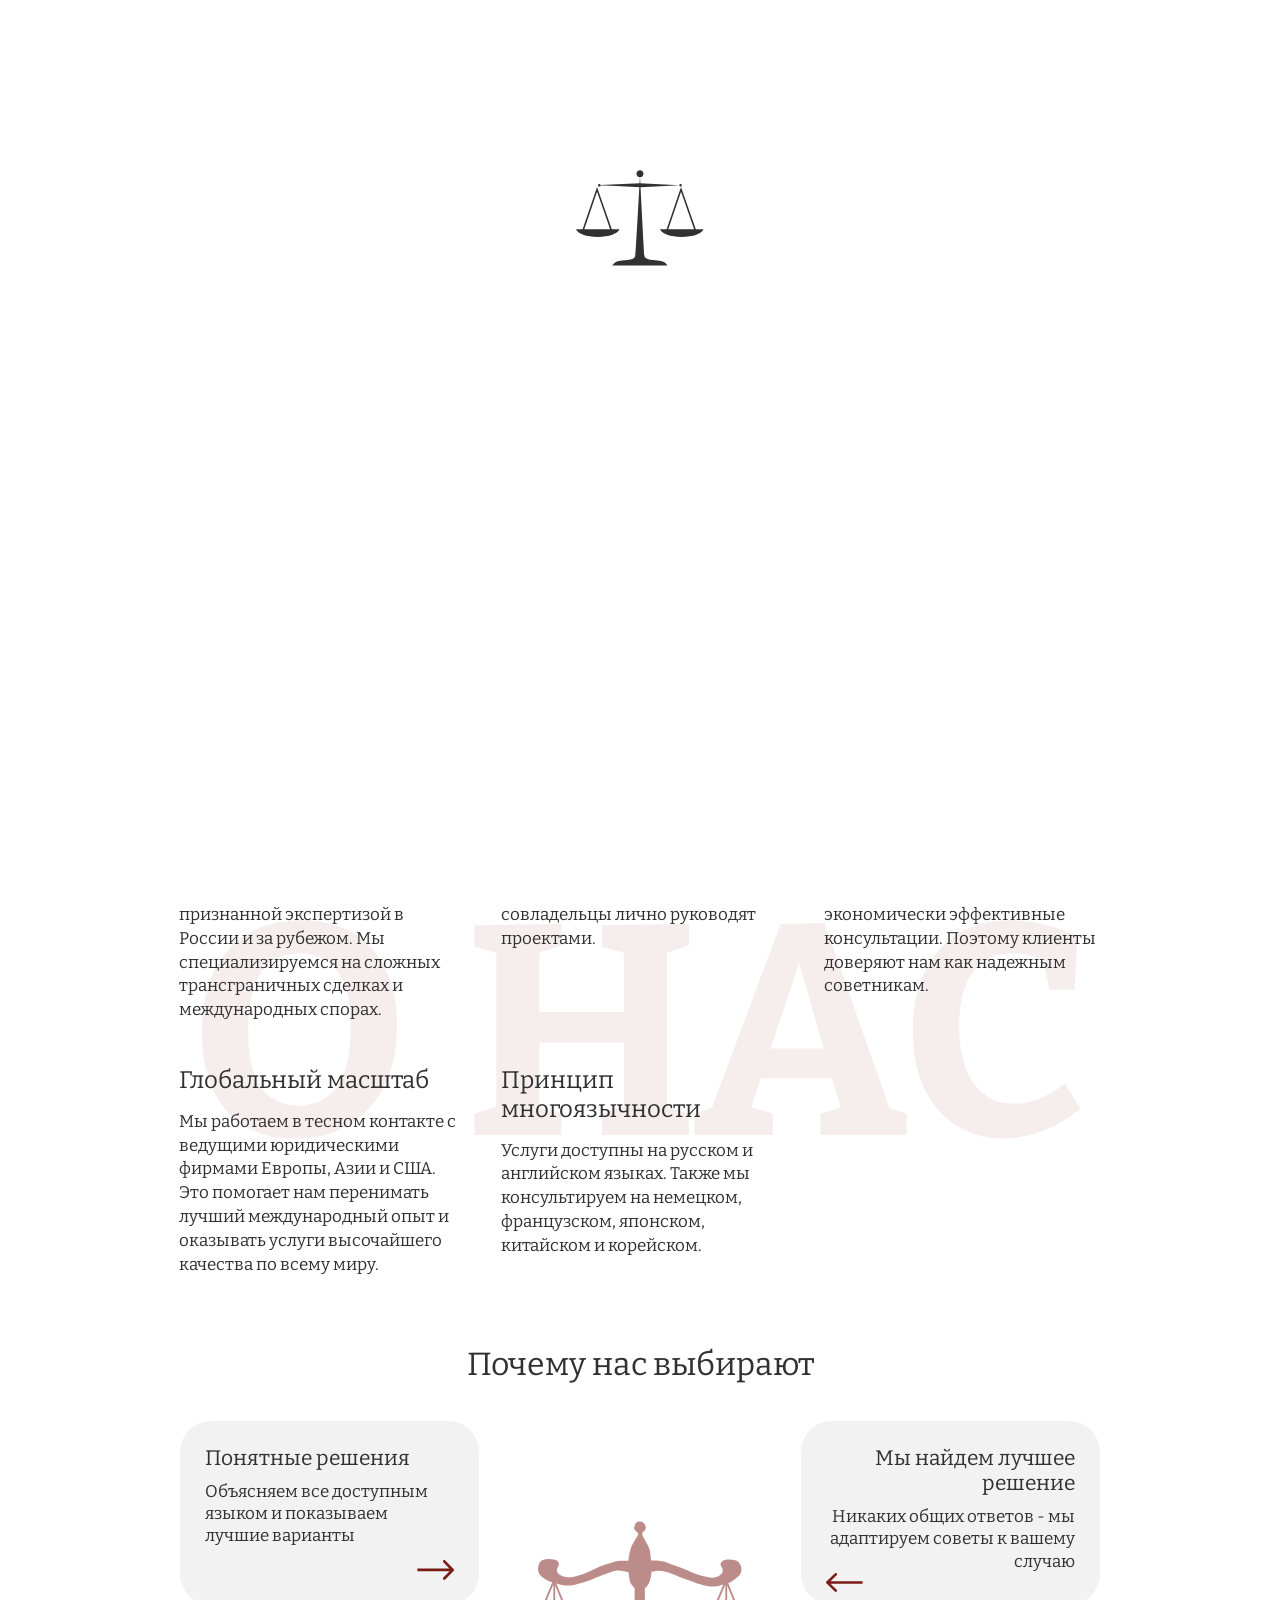
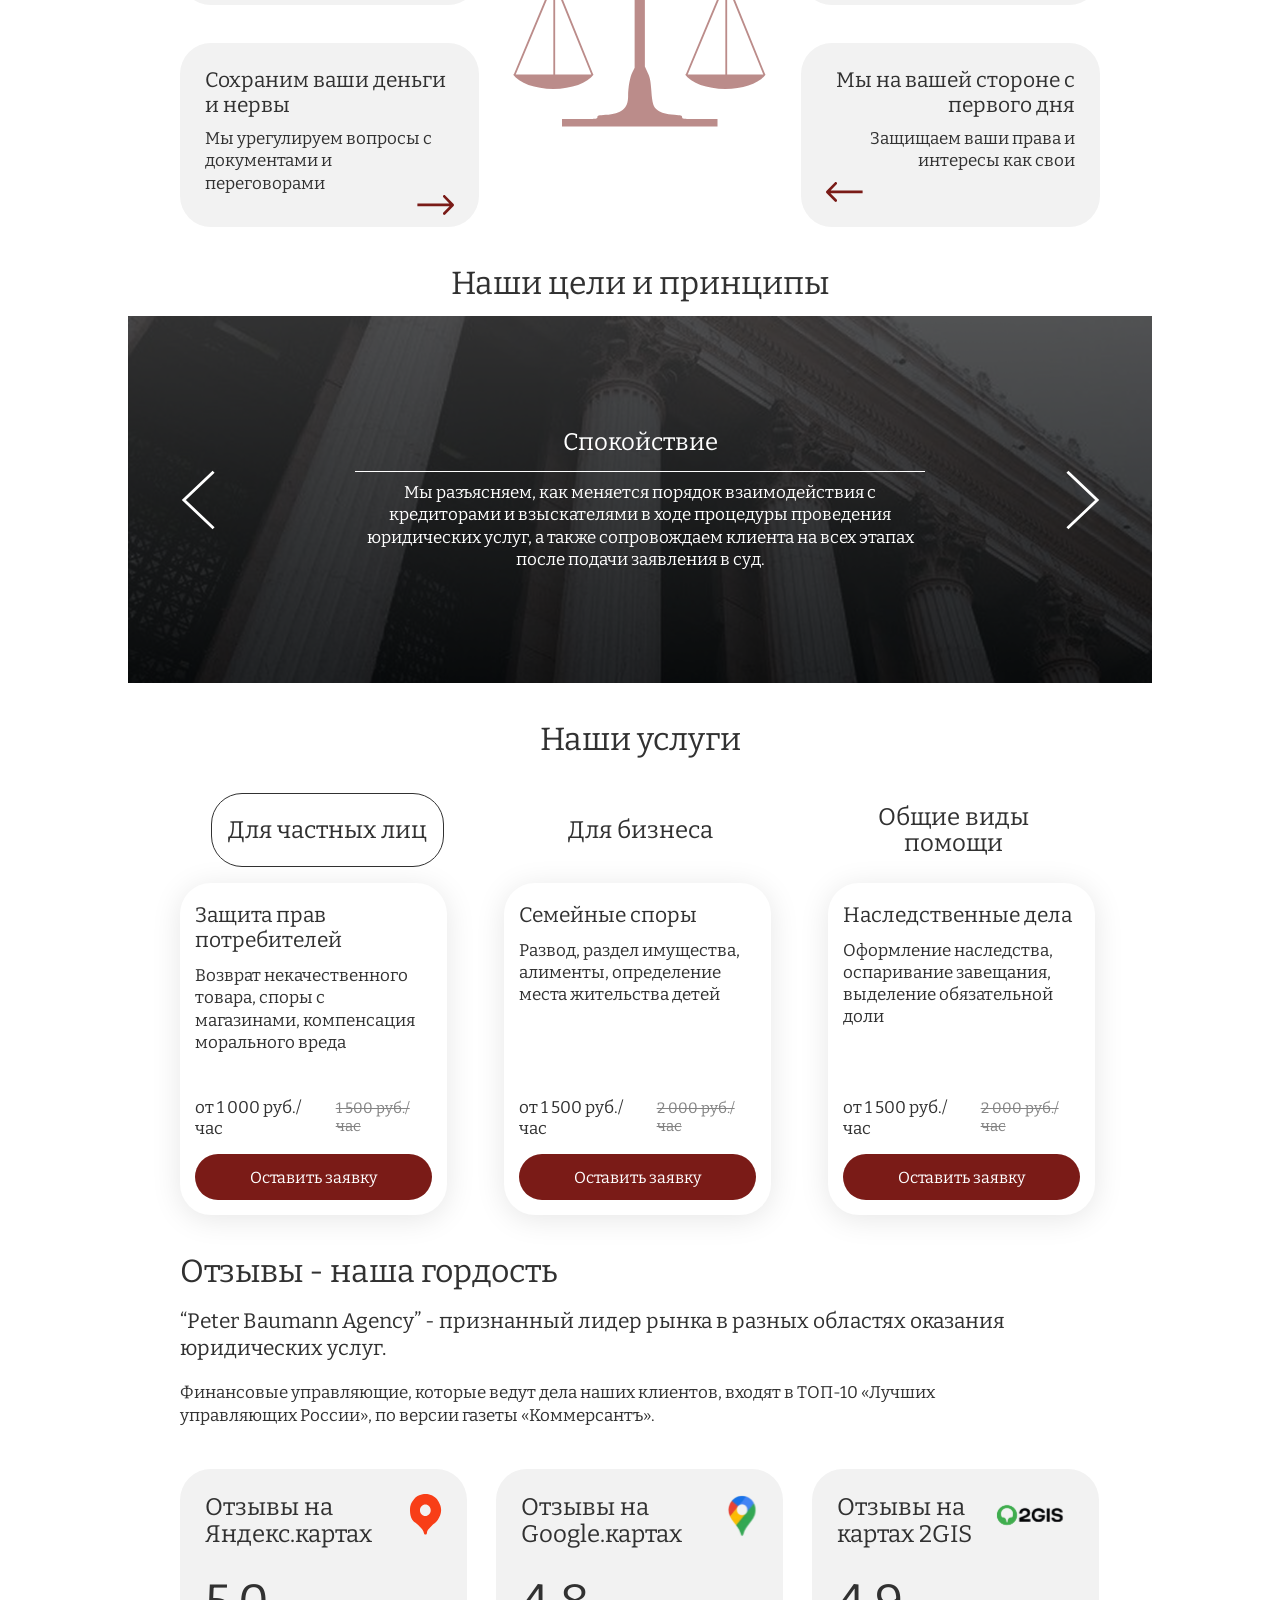
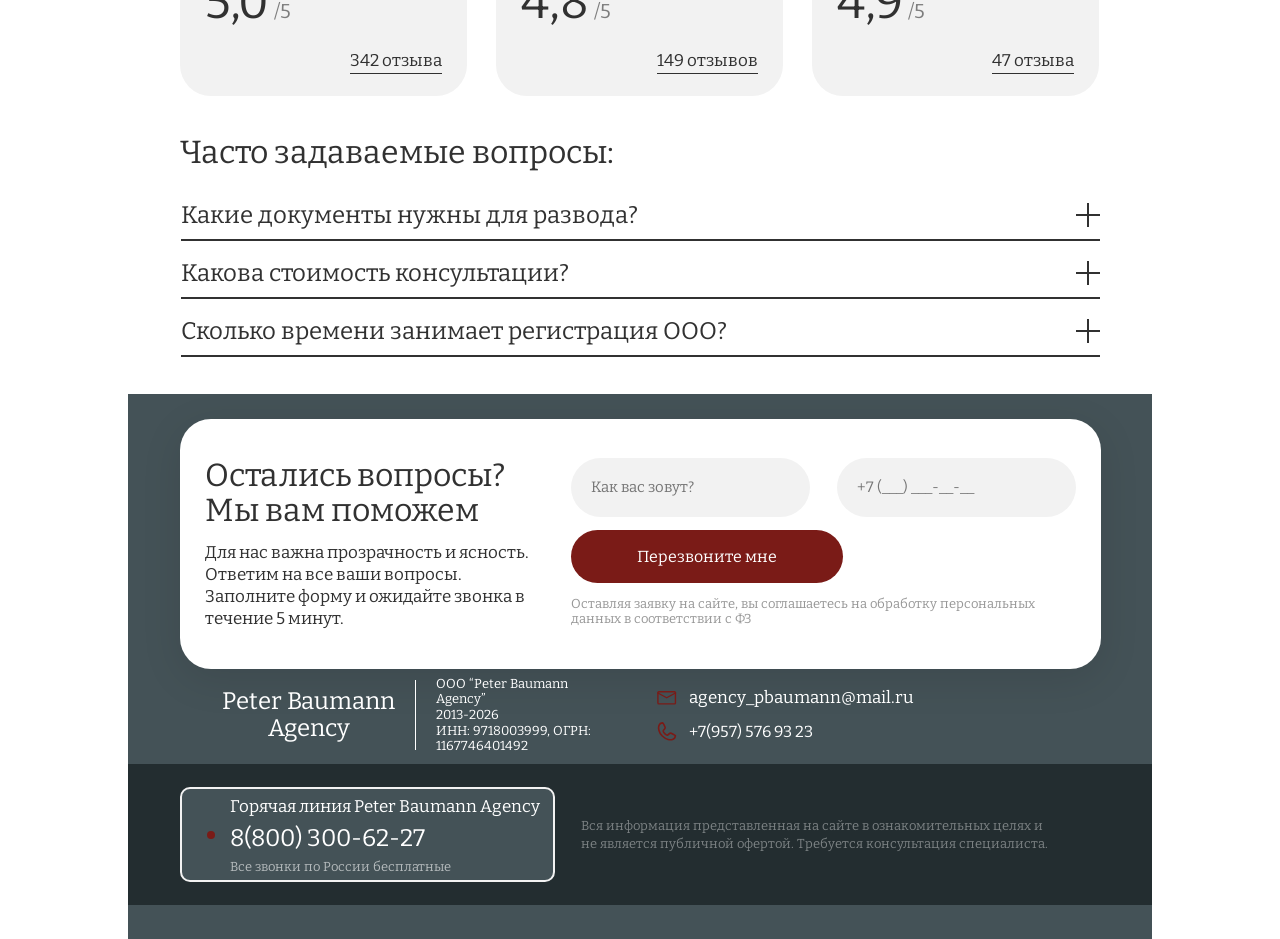
<file: tablet/tablet.html>
<!DOCTYPE html>
<html lang="ru">
<head>
    <meta charset="UTF-8">
    <meta name="viewport" content="width=1024">
    <title>Peter Baumann Agency - Tablet</title>
    <link rel="preconnect" href="https://fonts.googleapis.com">
    <link rel="preconnect" href="https://fonts.gstatic.com" crossorigin>
    <link href="https://fonts.googleapis.com/css2?family=Bitter:wght@400;700&display=swap" rel="stylesheet">
    <link rel="stylesheet" href="style_tablet.css">
</head>
<body>
<div class="preloader" id="preloader">
    <div class="loader-container">
        <img src="../img/opora.svg" class="l-base" alt="">
        
        <div class="l-sway-group">
            <img src="../img/perecladina.svg" class="l-beam" alt="">
            
            <div class="l-bowl l-bowl-left">
                <img src="../img/chasha.svg" alt="">
            </div>
            
            <div class="l-bowl l-bowl-right">
                <img src="../img/chasha.svg" alt="">
            </div>
        </div>
    </div>
</div>
<header class="header">
    <div class="container">
        <div class="header-inner">
            <div class="header-logo"><a href="#hero">
                Peter Baumann<br>Agency</a>
            </div>
            <nav class="header-nav">
                <a href="#about">О нас</a>
                <a href="#services">Услуги</a>
                <a href="#reviews">Отзывы</a>
                <a href="#faq">Вопросы</a>
            </nav>
            <button class="btn btn--header">Получить консультацию</button>
        </div>
    </div>
</header>

<!-- Первый экран (Hero) -->
<section class="hero" id="hero">
        <div class="hero-bg">
            <div class="hero-overlay"></div>
            <div class="container">
                <div class="hero-content">
                    <h1 class="hero-title">Peter Baumann<br>Agency</h1>
                    <p class="hero-subtitle">Юридическая помощь в Москве</p>

                    <div class="stats">
                        <div class="stat-item">
                            <span class="stat-num">Более 20 000</span>
                            <p class="stat-text">клиентов получили качественную юридическую поддержку</p>
                        </div>
                        <div class="stat-item">
                            <span class="stat-num">50</span>
                            <p class="stat-text">Лучших арбитражных управляющих</p>
                        </div>
                        <div class="stat-item">
                            <span class="stat-num">300</span>
                            <p class="stat-text">Юристов-экспертов</p>
                        </div>
                        <div class="stat-item">
                            <span class="stat-num">31</span>
                            <p class="stat-text">Филиал по РФ</p>
                        </div>
                    </div>
                </div>
            </div>
        </div>
</section>
<section class="about" id="about">
        <!-- Фоновый текст -->
        <div class="about-bg-text">О НАС</div>

        <!-- Сетка с контентом -->
        <div class="about-grid">
            <div class="about-item">
                <h2 class="about-title">Независимость и международный охват</h2>
                <p class="about-text"> Peter Baumann Agency — ведущая российская юридическая фирма с признанной экспертизой в России и за рубежом. Мы специализируемся на сложных трансграничных сделках и международных спорах.</p>
            </div>

            <div class="about-item">
                <h2 class="about-title">Высокий профессионализм</h2>
                <p class="about-text">В компании работает более 100 юристов с безупречной репутацией. Партнеры-совладельцы лично руководят проектами.</p>
            </div>

            <div class="about-item">
                <h2 class="about-title">Согласованность и доверие</h2>
                <p class="about-text">Наша коллегиальная культура позволяет давать инновационные, практичные и экономически эффективные консультации. Поэтому клиенты доверяют нам как надежным советникам.</p>
            </div>

            <div class="about-item">
                <h2 class="about-title">Глобальный масштаб</h2>
                <p class="about-text">Мы работаем в тесном контакте с ведущими юридическими фирмами Европы, Азии и США. Это помогает нам перенимать лучший международный опыт и оказывать услуги высочайшего качества по всему миру.</p>
            </div>

            <div class="about-item">
                <h2 class="about-title">Принцип многоязычности</h2>
                <p class="about-text">Услуги доступны на русском и английском языках. Также мы консультируем на немецком, французском, японском, китайском и корейском.</p>
            </div>
        </div>

</section>
<section class="benefits">
    <div class="container">
        <h2 class="benefits__main-title">Почему нас выбирают</h2>
        
        <div class="benefits-grid">
            <!-- Левая колонка -->
            <div class="benefits-col">
                <div class="benefit-card">
                    <div class="benefit-card__content">
                        <h3 class="benefit-card__title">Понятные решения</h3>
                        <p class="benefit-card__text">Объясняем все доступным языком и показываем лучшие варианты</p>
                    </div>
                    <img src="../img/Arrow.svg" alt="" class="benefit-card__arrow benefit-card__arrow--right">
                </div>

                <div class="benefit-card">
                    <div class="benefit-card__content">
                        <h3 class="benefit-card__title">Сохраним ваши деньги и нервы</h3>
                        <p class="benefit-card__text">Мы урегулируем вопросы с документами и переговорами</p>
                    </div>
                    <img src="../img/Arrow.svg" alt="" class="benefit-card__arrow benefit-card__arrow--right">
                </div>
            </div>

            <!-- Центр: Весы -->
            <div class="benefits__center">
                <div class="scales">
                    <img src="../img/scales-post.svg" alt="" class="scales-post">
                    <div class="scales-sway">
                        <img src="../img/scales-beam.svg" alt="" class="scales-beam">
                        <div class="scales-bowl scales-bowl--left">
                            <img src="../img/scales-bowl.svg" alt="">
                        </div>
                        <div class="scales-bowl scales-bowl--right">
                            <img src="../img/scales-bowl.svg" alt="">
                        </div>
                    </div>
                </div>
            </div>

            <!-- Правая колонка -->
            <div class="benefits-col">
                <div class="benefit-card" style="text-align: right;">
                    <div class="benefit-card__content">
                        <h3 class="benefit-card__title">Мы найдем лучшее решение</h3>
                        <p class="benefit-card__text">Никаких общих ответов - мы адаптируем советы к вашему случаю</p>
                    </div>
                    <img src="../img/Arrow.svg" alt="" class="benefit-card__arrow benefit-card__arrow--left">
                </div>

                <div class="benefit-card" style="text-align: right;">
                    <div class="benefit-card__content">
                        <h3 class="benefit-card__title">Мы на вашей стороне с первого дня</h3>
                        <p class="benefit-card__text">Защищаем ваши права и интересы как свои</p>
                    </div>
                    <img src="../img/Arrow.svg" alt="" class="benefit-card__arrow benefit-card__arrow--left">
                </div>
            </div>
        </div>
    </div>
</section>
<section class="goals">
    <div class="container">
        <h2 class="goals-title">Наши цели и принципы</h2>
    </div>
    
    <div class="goals-slider">
        <div class="goals-overlay"></div>

        <div class="slider-container">
            <!-- Кнопки с классами для JS -->
            <button class="slider-btn prev-btn">
                <svg width="34" height="60" viewBox="0 0 48 84" fill="none"><path d="M46 2L4 42L46 82" stroke="white" stroke-width="4"/></svg>
            </button>

            <div class="slider-content">
                <div class="slide active">
                    <h3 class="slide-subtitle">Спокойствие</h3>
                    <div class="slide-line"></div>
                    <p class="slide-text">Мы разъясняем, как меняется порядок взаимодействия с кредиторами и взыскателями в ходе процедуры проведения юридических услуг, а также сопровождаем клиента на всех этапах после подачи заявления в суд.</p>
                </div>
                <div class="slide">
                    <h3 class="slide-subtitle">Доступность</h3>
                    <div class="slide-line"></div>
                    <p class="slide-text">Мы обеспечиваем понятное и прозрачное сопровождение: объясняем каждый этап процедуры, отвечаем на вопросы и остаемся на связи на протяжении всего процесса.</p>
                </div>
                <div class="slide">
                    <h3 class="slide-subtitle">Надёжность</h3>
                    <div class="slide-line"></div>
                    <p class="slide-text">Мы работаем строго в рамках законодательства и фиксируем условия оказания услуг в договоре. В случае невозможности продолжения сопровождения предусмотрен возврат оплаты за неоказанные услуги.</p>
                </div>
            </div>

            <button class="slider-btn next-btn">
                <svg width="34" height="60" viewBox="0 0 48 84" fill="none"><path d="M2 2L44 42L2 82" stroke="white" stroke-width="4"/></svg>
            </button>
        </div>
    </div>
</section>

<section class="services" id="services">
    <div class="container">
        <h2 class="services-title">Наши услуги</h2>

        <div class="services-tabs">
            <button class="tab-btn active" data-tab="private">Для частных лиц</button>
            <button class="tab-btn" data-tab="business">Для бизнеса</button>
            <button class="tab-btn" data-tab="general">Общие виды помощи</button>
        </div>

        <div class="services-content">
            <!-- Сетка 1: Частные лица -->
            <div class="services-grid active" id="private">
                <div class="service-card">
                    <h3 class="service-card__title">Защита прав потребителей</h3>
                    <p class="service-card__text">Возврат некачественного товара, споры с магазинами, компенсация морального вреда</p>
                    <div class="service-card__price-block">
                        <span class="price-current">от 1 000 руб./час</span>
                        <span class="price-old">1 500 руб./час</span>
                    </div>
                    <button class="btn btn--service">Оставить заявку</button>
                </div>
                <div class="service-card">
                    <h3 class="service-card__title">Семейные споры</h3>
                    <p class="service-card__text">Развод, раздел имущества, алименты, определение места жительства детей</p>
                    <div class="service-card__price-block">
                        <span class="price-current">от 1 500 руб./час</span>
                        <span class="price-old">2 000 руб./час</span>
                    </div>
                    <button class="btn btn--service">Оставить заявку</button>
                </div>
                <div class="service-card">
                    <h3 class="service-card__title">Наследственные дела</h3>
                    <p class="service-card__text">Оформление наследства, оспаривание завещания, выделение обязательной доли</p>
                    <div class="service-card__price-block">
                        <span class="price-current">от 1 500 руб./час</span>
                        <span class="price-old">2 000 руб./час</span>
                    </div>
                    <button class="btn btn--service">Оставить заявку</button>
                </div>
            </div>

            <!-- Сетка 2: Бизнес -->
            <div class="services-grid" id="business">
                <div class="service-card">
                    <h3 class="service-card__title">Регистрация ООО и ИП</h3>
                    <p class="service-card__text">Подготовка документов, подача в ФНС, выбор системы налогообложения</p>
                    <div class="service-card__price-block">
                        <span class="price-current">от 3 000 руб./час</span>
                        <span class="price-old">3 500 руб./час</span>
                    </div>
                    <button class="btn btn--service">Оставить заявку</button>
                </div>
                <div class="service-card">
                    <h3 class="service-card__title">Договорная работа</h3>
                    <p class="service-card__text">Составление договоров, правовая экспертиза, сопровождение сделок</p>
                    <div class="service-card__price-block">
                        <span class="price-current">от 1 000 руб./час</span>
                        <span class="price-old">2 000 руб./час</span>
                    </div>
                    <button class="btn btn--service">Оставить заявку</button>
                </div>
                <div class="service-card">
                    <h3 class="service-card__title">Арбитражные споры</h3>
                    <p class="service-card__text">Взыскание долгов, защита в арбитражном суде, досудебное урегулирование</p>
                    <div class="service-card__price-block">
                        <span class="price-current">от 1 500 руб./час</span>
                    </div>
                    <button class="btn btn--service">Оставить заявку</button>
                </div>
            </div>

            <!-- Сетка 3: Общие виды -->
            <div class="services-grid" id="general">
                <div class="service-card">
                    <h3 class="service-card__title">Правовая консультация</h3>
                    <p class="service-card__text">Устные и письменные консультации по любым правовым вопросам</p>
                    <div class="service-card__price-block">
                        <span class="price-current">от 750 руб./час</span>
                        <span class="price-old">1 000 руб./час</span>
                    </div>
                    <button class="btn btn--service">Оставить заявку</button>
                </div>
                <div class="service-card">
                    <h3 class="service-card__title">Составление документов</h3>
                    <p class="service-card__text">Исковые заявления, претензии, жалобы в государственные органы</p>
                    <div class="service-card__price-block">
                        <span class="price-current">от 1 500 руб./час</span>
                        <span class="price-old">2 000 руб./час</span>
                    </div>
                    <button class="btn btn--service">Оставить заявку</button>
                </div>
                <div class="service-card">
                    <h3 class="service-card__title">Представительство в суде</h3>
                    <p class="service-card__text">Защита ваших интересов в судах общей юрисдикции на всех стадиях</p>
                    <div class="service-card__price-block">
                        <span class="price-current">от 2 500 руб./час</span>
                        <span class="price-old">4 000 руб./час</span>
                    </div>
                    <button class="btn btn--service">Оставить заявку</button>
                </div>
            </div>
        </div>
    </div>
</section>

<section class="reviews" id="reviews">
    <div class="container">
        <div class="reviews-wrapper">
            <div class="reviews-info">
                <h2 class="reviews-title">Отзывы - наша гордость</h2>
                <p class="reviews-desc-large">“Peter Baumann Agency” - признанный лидер рынка в разных областях оказания юридических услуг.</p>
                <p class="reviews-desc-small">Финансовые управляющие, которые ведут дела наших клиентов, входят в ТОП-10 «Лучших управляющих России», по версии газеты «Коммерсантъ».</p>
            </div>

            <div class="reviews-grid">
                <!-- Яндекс -->
                <div class="review-card">
                    <div class="review-card-header">
                        <h3 class="review-card-label">Отзывы на<br>Яндекс.картах</h3>
                        <img src="../img/yandex.svg" alt="" class="review-card-icon">
                    </div>
                    <div class="review-card-rating">
                        <span class="rating-big">5,0</span>
                        <span class="rating-small">/5</span>
                    </div>
                    <div class="review-card-footer">
                        <a class="review-card-link">342 отзыва</a>
                    </div>
                </div>

                <!-- Google -->
                <div class="review-card">
                    <div class="review-card-header">
                        <h3 class="review-card-label">Отзывы на<br>Google.картах</h3>
                        <img src="../img/google.svg" alt="" class="review-card-icon">
                    </div>
                    <div class="review-card-rating">
                        <span class="rating-big">4,8</span>
                        <span class="rating-small">/5</span>
                    </div>
                    <div class="review-card-footer">
                        <a class="review-card-link">149 отзывов</a>
                    </div>
                </div>

                <!-- 2GIS -->
                <div class="review-card">
                    <div class="review-card-header">
                        <h3 class="review-card-label">Отзывы на<br>картах 2GIS</h3>
                        <img src="../img/2gis.svg" alt="" class="review-card-icon" style="height: 40px; width: auto;">
                    </div>
                    <div class="review-card-rating">
                        <span class="rating-big">4,9</span>
                        <span class="rating-small">/5</span>
                    </div>
                    <div class="review-card-footer">
                        <a class="review-card-link">47 отзыва</a>
                    </div>
                </div>
            </div>
        </div>
    </div>
</section>

<section class="faq" id="faq">
    <div class="container">
        <h2 class="faq-title">Часто задаваемые вопросы:</h2>

        <div class="faq-list">
            <!-- Вопрос 1 -->
            <div class="faq-item">
                <div class="faq-question">
                    <h3 class="faq-q-text">Какие документы нужны для развода?</h3>
                    <div class="faq-icon"></div>
                </div>
                <div class="faq-answer">
                    <p class="faq-a-text">
                        Для расторжения брака через ЗАГС (по взаимному согласию и без детей) потребуются: паспорта обоих супругов, свидетельство о браке, квитанция об оплате госпошлины. Если есть несовершеннолетние дети или один из супругов против развода — процедура проходит через суд, и список документов расширяется. Мы поможем собрать полный пакет.
                    </p>
                </div>
            </div>

            <!-- Вопрос 2 -->
            <div class="faq-item">
                <div class="faq-question">
                    <h3 class="faq-q-text">Какова стоимость консультации?</h3>
                    <div class="faq-icon"></div>
                </div>
                <div class="faq-answer">
                    <p class="faq-a-text">
                        Первичная консультация проводится бесплатно. В рамках неё юрист выслушает вашу ситуацию, даст предварительную оценку перспектив и порекомендует дальнейшие шаги. Если требуется детальный анализ документов или письменное заключение — стоимость составит от 1000 ₽. Точная цена зависит от сложности вопроса.
                    </p>
                </div>
            </div>

            <!-- Вопрос 3 -->
            <div class="faq-item">
                <div class="faq-question">
                    <h3 class="faq-q-text">Сколько времени занимает регистрация ООО?</h3>
                    <div class="faq-icon"></div>
                </div>
                <div class="faq-answer">
                    <p class="faq-a-text">
                        В стандартном режиме регистрация ООО в ФНС занимает 3 рабочих дня. Срочная регистрация (за 1 день) возможна при подаче документов через нотариуса или при использовании услуги "ускоренная подача". Мы подготовим все документы, подадим их в налоговую и получим готовый пакет. Стоимость услуги — от 5000 ₽ (стандарт) и от 8000 ₽ (срочно).
                    </p>
                </div>
            </div>
        </div>
    </div>
</section>
<footer class="footer">
    <div class="container">
        <!-- 1. Белая карточка -->
        <div class="footer-form-card">
            <div class="footer-text-block">
                <h2 class="footer-form-title">Остались вопросы?<br>Мы вам поможем</h2>
                <p class="footer-form-subtitle">Для нас важна прозрачность и ясность. Ответим на все ваши вопросы. Заполните форму и ожидайте звонка в течение 5 минут.</p>
            </div>

            <div class="footer-form-right">
                <form class="footer-form">
                    <div class="footer-inputs">
                        <div class="footer-inputs-row">
                            <input type="text" placeholder="Как вас зовут?" class="footer-input" required>
                            <input type="tel" placeholder="+7 (___) ___-__-__" maxlength="18" minlength="18" class="footer-input" required>
                        </div>
                        <button type="submit" class="btn btn--form">Перезвоните мне</button>
                    </div>
                    <p class="footer-consent">Оставляя заявку на сайте, вы соглашаетесь на обработку персональных данных в соответствии с ФЗ</p>
                </form>
            </div>
        </div>

        <!-- 2. Средняя часть -->
        <div class="footer-middle">
            <div class="footer-logo">Peter Baumann<br>Agency</div>
            <div class="footer-line"></div> 
            <div class="footer-details">ООО “Peter Baumann Agency”<br>2013-2026<br>ИНН: 9718003999, ОГРН:<br>1167746401492</div>
            <div class="footer-contacts">
                <div class="contact-item"><img src="../img/email.svg" alt=""><a>agency_pbaumann@mail.ru</a></div>
                <div class="contact-item"><img src="../img/phone.svg" alt=""><a">+7(957) 576 93 23</a></div>
            </div>
        </div>
    </div>

    <!-- 3. Темно-зеленый блок -->
    <div class="footer-bottom">
        <div class="footer-bottom-inner">
            <div class="hotline-block">
                <span class="hotline-dot"></span>
                <div class="hotline-content">
                    <p class="hotline-label">Горячая линия Peter Baumann Agency</p>
                    <p class="hotline-number">8(800) 300-62-27</p>
                    <p class="hotline-sub">Все звонки по России бесплатные</p>
                </div>
            </div>
            <p class="footer-disclaimer">Вся информация представленная на сайте в ознакомительных целях и не является публичной офертой. Требуется консультация специалиста.</p>
        </div>
    </div>
</footer>
<div class="modal-overlay" id="modalOverlay">
    <!-- 1. КОНСУЛЬТАЦИЯ (Высота 548) -->
    <div class="modal" id="modalConsultation" style="height: 548px;">
        <button class="modal-close" id="closeCons">&times;</button>
        <div class="modal-top">
            <div class="modal-header">
                <h2 class="modal-title">Получить бесплатную консультацию</h2>
                <p class="modal-subtitle">Предоставим детальный анализ проблемы и экспертную юридическую консультацию у нас в офисе или в другом удобном формате.</p>
            </div>
            <form class="modal-form" id="consultationForm">
                <div class="modal-anketa">
                    <input type="text" placeholder="Как вас зовут?" class="modal-input" required>
                    <input type="tel" placeholder="+7 (___) ___-__-__" maxlength="18" minlength="18" class="modal-input" required>
                    <button type="submit" class="btn modal-btn-submit">Оставить заявку</button>
                </div>
                <div class="modal-checkbox-grid">
                    <label class="custom-checkbox"><input type="checkbox"><span class="checkmark"></span>Долги и кредиты</label>
                    <label class="custom-checkbox"><input type="checkbox"><span class="checkmark"></span>Трудовой спор</label>
                    <label class="custom-checkbox"><input type="checkbox"><span class="checkmark"></span>Наследство</label>
                    <label class="custom-checkbox"><input type="checkbox"><span class="checkmark"></span>Договоры и сделки</label>
                    <label class="custom-checkbox"><input type="checkbox"><span class="checkmark"></span>Семейные вопросы</label>
                    <label class="custom-checkbox"><input type="checkbox"><span class="checkmark"></span>Регистрация бизнеса или закрытие ИП/ООО</label>
                    <label class="custom-checkbox"><input type="checkbox"><span class="checkmark"></span>Жилищный вопрос</label>
                    <label class="custom-checkbox"><input type="checkbox"><span class="checkmark"></span>Другое</label>
                </div>
                <p class="modal-consent">Оставляя заявку на сайте вы даете согласие на обработку персональных данных в соответствии с Федеральным законом</p>
            </form>
        </div>
        <div class="modal-footer-grey">
            <div class="modal-foot-item"><img src="../img/check.svg">Бесплатная консультация</div>
            <div class="modal-foot-item"><img src="../img/check.svg">Работа строго без предоплаты</div>
            <div class="modal-foot-item"><img src="../img/check.svg">Конфеденциально</div>
        </div>
    </div>

    <!-- 2. ДЛЯ ЧАСТНЫХ ЛИЦ -->
    <div class="modal" id="modalPrivate">
        <button class="modal-close" id="closePriv">&times;</button>
        <div class="modal-top">
            <div class="modal-header" style="gap: 15px;">
                <h2 class="modal-title">Услуги для частных лиц</h2>
                <p class="modal-subtitle">Предоставим детальный анализ проблемы и экспертную юридическую консультацию у нас в офисе или в другом удобном формате.</p>
            </div>
            <form class="modal-form" id="privateForm">
                <div class="modal-anketa">
                    <input type="text" placeholder="Как вас зовут?" class="modal-input" required>
                    <input type="tel" placeholder="+7 (___) ___-__-__" maxlength="18" minlength="18" class="modal-input" required>
                    <button type="submit" class="btn modal-btn-submit">Оставить заявку</button>
                </div>
                <p class="modal-consent" style="margin-top: 31px;">Оставляя заявку на сайте вы даете согласие на обработку персональных данных в соответствии с Федеральным законом</p>
            </form>
        </div>
        <div class="modal-footer-grey">
            <div class="modal-foot-item"><img src="../img/check.svg">Бесплатная консультация</div>
            <div class="modal-foot-item"><img src="../img/check.svg">Работа строго без предоплаты</div>
            <div class="modal-foot-item"><img src="../img/check.svg">Конфеденциально</div>
        </div>
    </div>

    <!-- 3. ДЛЯ БИЗНЕСА  -->
    <div class="modal" id="modalBusiness">
        <button class="modal-close" id="closeBus">&times;</button>
        <div class="modal-top">
            <div class="modal-header" style="gap: 15px;">
                <h2 class="modal-title">Услуги для бизнеса</h2>
                <p class="modal-subtitle">Предоставим детальный анализ проблемы и экспертную юридическую консультацию у нас в офисе или в другом удобном формате.</p>
            </div>
            <form class="modal-form" id="businessForm">
                <div class="modal-anketa">
                    <input type="text" placeholder="Как вас зовут?" class="modal-input" required>
                    <input type="tel" placeholder="+7 (___) ___-__-__" maxlength="18" minlength="18" class="modal-input" required>
                    <button type="submit" class="btn modal-btn-submit">Оставить заявку</button>
                </div>
                <p class="modal-consent" style="margin-top: 31px;">Оставляя заявку на сайте вы даете согласие на обработку персональных данных в соответствии с Федеральным законом</p>
            </form>
        </div>
        <div class="modal-footer-grey">
            <div class="modal-foot-item"><img src="../img/check.svg">Бесплатная консультация</div>
            <div class="modal-foot-item"><img src="../img/check.svg">Работа строго без предоплаты</div>
            <div class="modal-foot-item"><img src="../img/check.svg">Конфеденциально</div>
        </div>
    </div>

    <!-- 4. ОБЩИЕ ВИДЫ -->
    <div class="modal" id="modalGeneral">
        <button class="modal-close" id="closeGen">&times;</button>
        <div class="modal-top">
            <div class="modal-header" style="gap: 15px;">
                <h2 class="modal-title">Общие виды правовой помощи</h2>
                <p class="modal-subtitle">Предоставим детальный анализ проблемы и экспертную юридическую консультацию у нас в офисе или в другом удобном формате.</p>
            </div>
            <form class="modal-form" id="generalForm">
                <div class="modal-anketa">
                    <input type="text" placeholder="Как вас зовут?" class="modal-input" required>
                    <input type="tel" placeholder="+7 (___) ___-__-__" maxlength="18" minlength="18" class="modal-input" required>
                    <button type="submit" class="btn modal-btn-submit">Оставить заявку</button>
                </div>
                <p class="modal-consent" style="margin-top: 31px;">Оставляя заявку на сайте вы даете согласие на обработку персональных данных в соответствии с Федеральным законом</p>
            </form>
        </div>
        <div class="modal-footer-grey">
            <div class="modal-foot-item"><img src="../img/check.svg">Бесплатная консультация</div>
            <div class="modal-foot-item"><img src="../img/check.svg">Работа строго без предоплаты</div>
            <div class="modal-foot-item"><img src="../img/check.svg">Конфеденциально</div>
        </div>
    </div>

    <!-- 5. УСПЕХ (787x262) -->
    <div class="modal-success" id="modalSuccess">
        <h2 class="success-title">Ваша заявка принята</h2>
        <p class="success-text">В течение для вам поступит звонок на указанный номер в заявке</p>
        <button class="btn btn--success-close" id="closeSucc">Понятно</button>
    </div>
</div>
<script src="../js/IDZ2.js"></script> <!-- Логику кнопок (анимацию) оставляем ту же -->
</body>
</html>
</file>
<file: style_dekstop.css>
/* Базовые настройки */
:root {
    --color-accent: #7A1B17;
    --color-dark-green: #232D30;
    --color-light-green: #445257;
    --color-text: #313131;
    --color-gray: #F2F2F2;
    --color-white: #FFFFFF;
}

html { scroll-behavior: smooth; }

* { margin: 0; padding: 0; box-sizing: border-box; }

body { font-family: 'Bitter', serif; color: var(--color-text); background-color: var(--color-white); line-height: normal; }

.container { max-width: 1286px; margin: 0 auto; }

/* ШАПКА */
.header { position: sticky; top: 0; z-index: 1000; height: 123px; display: flex; align-items: center; background-color: #FFFFFF;}
.header-inner { display: flex; align-items: center; justify-content: space-between; gap: 45px; }
.header-logo { width: 316px; height: 77px; background-color: var(--color-gray); display: flex; align-items: center; justify-content: center; }
.header-logo a {text-decoration: none; color: var(--color-text);  font-size: 24px; text-align: center; }
.header-nav { display: flex; gap: 55px; align-items: center; flex-shrink: 0; }
.header-nav a { text-decoration: none; color: var(--color-text); font-size: 24px; line-height: 1; white-space: nowrap; }


/* КНОПКИ УНИВЕРСАЛЬНЫЕ */
.btn { background-color: var(--color-accent); color: var(--color-white); border: none; cursor: pointer; font-family: 'Bitter', serif; font-size: 24px; font-weight: normal; border-radius: 40px; display: flex; align-items: center; justify-content: center; text-decoration: none; transition: none; }
.btn:hover { background-color: #C53730; transition: none; }
.btn.is-clicked { background-color: #300C0A !important; transition: none !important; }
.btn.is-returning { transition: background-color 0.2s ease-out !important; }
.btn--header { width: 372px; height: 71px; font-size: 24px; }

/* HERO */
.hero { margin-top: 44px; }
.hero-bg { width: 100%; max-width: 1880px; height: 983px; margin: 0 auto; background: url("img/весы.jpg") no-repeat center center / cover; position: relative; display: flex; align-items: center; padding-bottom: 50px; }
.hero-overlay { position: absolute; top: 0; left: 0; width: 100%; height: 100%; background: linear-gradient(to bottom, rgba(35, 45, 48, 0.5) 50%, transparent 100%); z-index: 1; }
.hero .container { position: relative; z-index: 3; width: 100%; }
.hero-content { color: var(--color-white); }
.hero-title { font-size: 96px; font-weight: bold; margin-bottom: 10px; line-height: 1; }
.hero-subtitle { font-size: 36px; margin-bottom: 100px; }


/* STATS */
.stats { display: grid; grid-template-columns: repeat(2, 1fr); gap: 40px 60px; margin-top: 60px; max-width: 850px; }
.stat-item { padding-bottom: 20px; padding-top: 15px; }
.stat-num { display: block; width: 323px; font-size: 32px; font-weight: normal; color: var(--color-white); border-bottom: 1px solid var(--color-white); padding-bottom: 10px; margin-bottom: 15px; }
.stat-text { font-size: 24px; line-height: 1.3; color: var(--color-white); }


/* ABOUT */
.about { position: relative; min-height: 817px; overflow: hidden; margin-top: 44px; padding: 36px 0;}
.about-bg-text { position: absolute; top: 50%; left: 50%; transform: translate(-50%, -50%); font-size: 400px; font-weight: bold; color: var(--color-accent); opacity: 0.07; z-index: -1; white-space: nowrap; pointer-events: none; }
.about-grid { display: grid; grid-template-columns: repeat(3, 1fr); gap: 60px 45px; position: relative; z-index: 2; }
.about-item { display: flex; flex-direction: column; gap: 27px; }
.about-title { font-size: 32px; font-weight: normal; color: var(--color-text); line-height: 1.2; }
.about-text { font-size: 24px; color: var(--color-text); line-height: 1.4; }


/* BENEFITS */
.benefits { margin-top: 44px; background-color: var(--color-white); }
.benefits__main-title { text-align: center; font-size: 44px; margin-bottom: 60px; color: var(--color-text); font-weight: normal; }
.benefits-grid { display: flex; align-items: center; justify-content: center; gap: 40px; }
.benefits-col { display: flex; flex-direction: column; gap: 44px; width: 35%; }
.benefit-card { width: 396.73px; height: 248px; background-color: var(--color-gray); padding: 25px; border-radius: 40px; display: flex; flex-direction: column; justify-content: space-between; transition: 0.3s; }
.benefit-card__content { display: flex; flex-direction: column; gap: 15px; }
.benefit-card__title { font-size: 28px; font-weight: normal; color: var(--color-text); line-height: 1.2; }
.benefit-card__text { font-size: 24px; font-weight: normal; color: var(--color-text); line-height: 1.3; }
.benefit-card__arrow { width: 67px; height: auto; }
.benefit-card__arrow--right { align-self: flex-end; }
.benefit-card__arrow--left { align-self: flex-start; }
.benefit-card__arrow--mirror { transform: scaleX(-1); }

.scales { position: relative; width: 375px; height: 311px; margin: 0 auto; opacity: 0.5; }
.scales-post { position: absolute; bottom: 0; left: 50%; margin-left: -107.5px; z-index: 1; }
.scales-sway { position: absolute; z-index: 2; left: 50%; width: 290px; margin-left: -145px; top: 75px; transform-origin: center 10px; animation: beamSwing 5s ease-in-out infinite; display: flex; justify-content: center; }
.scales-beam-img { width: 100%; height: auto; display: block; }
.scales-bowl { position: absolute; top: 5px; width: 121px; height: 139px; transform-origin: 60px 0; animation: counterRotate 5s ease-in-out infinite; }
.scales-bowl--left { left: -40px; top: 30px; }
.scales-bowl--right { right: -40px; top: 30px; }
@keyframes beamSwing { 0%, 100% { transform: rotate(0deg); } 25% { transform: rotate(-8deg); } 75% { transform: rotate(8deg); } }
@keyframes counterRotate { 0%, 100% { transform: rotate(0deg); } 25% { transform: rotate(8deg); } 75% { transform: rotate(-8deg); } }


/* GOALS */
.goals { margin-top: 44px;}
.goals-title { text-align: center; font-size: 44px; margin-bottom: 10px; color: var(--color-text); font-weight: normal; }
.goals-slider { width: 1286px; height: 461px; margin: 0 auto; background-size: cover; background-position: center; position: relative; display: flex; align-items: center; justify-content: center; overflow: hidden; }
.goals-overlay { position: absolute; top: 0; left: 0; width: 100%; height: 100%; background: rgba(0, 0, 0, 0.4); z-index: 1; }
.slider-container { position: relative; z-index: 2; display: flex; align-items: center; gap: 198px; width: 1048px; justify-content: center; }
.slider-btn { background: none; border: none; cursor: pointer; padding: 10px; transition: 0.3s; }
.slider-btn:hover { opacity: 0.7; }
.slider-content { flex: 1; text-align: center; color: var(--color-white); min-height: 250px; display: flex; align-items: center; justify-content: center; }
.slide { display: none; flex-direction: column; align-items: center; animation: fadeIn 0.5s ease-in-out; }
.slide.active { display: flex; }
.slide-title { font-size: 32px; font-weight: normal; margin-bottom: 15px; }
.slide-line { width: 552px; height: 1px; background-color: var(--color-white); margin-bottom: 25px; }
.slide-text { font-size: 24px; line-height: 1.4; max-width: 650px; }
@keyframes fadeIn { from { opacity: 0; transform: translateY(10px); } to { opacity: 1; transform: translateY(0); } }


/* SERVICES */
.services { margin-top: 44px; }
.services-title { text-align: center; font-size: 44px; margin-bottom: 50px; font-weight: normal; }
.services-tabs { display: flex; justify-content: center; align-items: center; gap: 30px; margin-bottom: 9px; }
.tab-btn { background: none; border: 1px solid transparent; padding: 0 20px; height: 73px; font-family: 'Bitter', serif; font-size: 32px; cursor: pointer; border-radius: 31px; transition: 0.3s; color: var(--color-text); }
.tab-btn[data-tab="private"] { width: 365px; }
.tab-btn[data-tab="business"] { width: 365px; }
.tab-btn[data-tab="general"] { width: 443px; }
.tab-btn.active { border-color: #313131; }
.services-grid { display: none; grid-template-columns: repeat(3, 378px); gap: 58px; justify-content: center; padding: 40px 0; }
.services-grid.active { display: grid; }
.service-card { width: 378px; height: 533px; background: #FFFFFF; border-radius: 31px; padding: 30px; box-shadow: 0px 4px 30px rgba(0, 0, 0, 0.1); display: flex; flex-direction: column; }
.service-card__title { font-size: 28px; font-weight: normal; margin-bottom: 30px; line-height: 1.2; }
.service-card__text { font-size: 24px; line-height: 1.3; flex-grow: 1; }
.service-card__price-block { display: flex; align-items: baseline; gap: 15px; margin-bottom: 25px; }
.price-current { font-size: 24px; font-weight: normal; }
.price-old { font-size: 18px; text-decoration: line-through; opacity: 0.6; }
.btn--service { width: 311px; height: 71px; font-size: 24px; border-radius: 31px; margin: 0 auto; }



/* REVIEWS */
.reviews {margin-top: 44px; }
.reviews-title { font-size: 44px; margin-bottom: 25px; font-weight: normal; }
.reviews-description { font-size: 24px; line-height: 1.4; margin-bottom: 60px; max-width: 1100px; }
.reviews-grid { display: flex; justify-content: space-between; gap: 40px; }
.review-card { width: 401.57px; height: 266px; background-color: var(--color-gray); border-radius: 31px; padding: 37px; display: flex; flex-direction: column; justify-content: space-between; position: relative; transition: 0.3s; }
.review-card-header { display: flex; justify-content: space-between; align-items: flex-start; }
.review-card-label { font-size: 28px; font-weight: normal; line-height: 1.2; }
.review-card-icon { width: 40px; height: auto; }
.review-card-rating { display: flex; align-items: baseline; gap: 5px; }
.rating-big { font-size: 64px; line-height: 1; }
.rating-small { font-size: 20px; opacity: 0.6; }
.review-card-link { align-self: flex-end; font-size: 18px; color: var(--color-text); text-decoration: none; border-bottom: 1px solid var(--color-text); padding-bottom: 2px; }


/* FAQ */
.faq { padding: 44px 0; }
.faq-title { font-size: 44px; margin-bottom: 39px; font-weight: normal; }
.faq-item { margin-bottom: 18px; }
.faq-question { display: flex; justify-content: space-between; align-items: center; cursor: pointer; border-bottom: 2px solid var(--color-text); padding-bottom: 10px; }
.faq-q-text { font-size: 28px; font-weight: normal; }
.faq-icon { width: 24px; height: 24px; position: relative; }
.faq-icon::before, .faq-icon::after { content: ''; position: absolute; background-color: var(--color-text); top: 50%; left: 50%; transform: translate(-50%, -50%); transition: 0.3s; }
.faq-icon::before { width: 24px; height: 2px; }
.faq-icon::after { width: 2px; height: 24px; }
.faq-item.active .faq-icon::after { transform: translate(-50%, -50%) rotate(90deg); opacity: 0; }
.faq-answer { max-height: 0; overflow: hidden; transition: max-height 0.4s ease-out; }
.faq-item.active .faq-answer { max-height: 1000px; }
.faq-a-text { font-size: 24px; line-height: 1.4; padding-top: 23px; padding-bottom: 10px; }


/* FOOTER */
.footer { width: 1880px; height: 700px; background-color: var(--color-light-green); margin: 44px auto 0; position: relative; overflow: hidden; }
.footer-form-card { width: 1370px; height: 307px; background: var(--color-white); border-radius: 31px; position: absolute; top: 28px; left: 50%; transform: translateX(-50%); padding: 45px 60px; display: flex; justify-content: space-between; align-items: center; z-index: 10; box-shadow: 0px 10px 40px rgba(0,0,0,0.1); }
.footer-form-left { width: 550px; }
.footer-form-right { width: 569px; }
.footer-form-title { font-size: 44px; font-weight: normal; margin-bottom: 20px; line-height: 1.1; color: var(--color-text); }
.footer-form-subtitle { font-size: 24px; line-height: 1.3; color: var(--color-text); }
.footer-form-fields { display: flex; flex-direction: column; gap: 19px; }
.form-inputs { display: flex; gap: 15px; }
.form-input { width: 280px; height: 68px; background: var(--color-gray); border: none; border-radius: 31px; padding: 0 25px; font-size: 18px; font-family: 'Bitter', serif; opacity: 60%; }
.btn--form { width: 316px; height: 71px; font-size: 24px; border-radius: 31px; }
.form-consent { font-size: 18px; opacity: 0.5; line-height: 1.2; color: var(--color-text); }
.footer-middle { position: absolute; top: 365px; left: 50%; transform: translateX(-50%); width: 1028px; height: 101px; display: flex; align-items: stretch; color: var(--color-white); }
.footer-col { display: flex; flex-direction: column; justify-content: center; }
.footer-col--logo { font-size: 32px; line-height: 1.1; padding-right: 30px; flex: 0 0 auto; }
.footer-col--details { font-size: 18px; line-height: 1.4; padding: 0 35px; border-left: 2px solid #F2F2F2; flex: 1; }
.footer-col--contacts { padding-left: 78px; gap: 10px; flex: 0 0 auto; }
.contact-item { display: flex; align-items: center; gap: 15px; }
.contact-item img { width: 34px; height: 34px; }
.contact-item a { color: white; text-decoration: none; font-size: 24px; white-space: nowrap; }
.hotline-content { display: flex; flex-direction: column; justify-content: center; color: var(--color-white); }
.footer-dark-rect { position: absolute; bottom: 23px; left: 0; width: 1880px; height: 189px; background-color: var(--color-dark-green); display: flex; align-items: center; }
.footer-bottom-content { width: 1370px; margin: 0 auto; display: flex; align-items: center; }
.hotline-block { width: 499px; height: 139px; border: 2px solid rgba(255,255,255,0.3); background-color: #445257; border-radius: 10px; display: flex; align-items: center; padding: 0 30px; gap: 20px; flex-shrink: 0; }
.hotline-dot { width: 10px; height: 10px; background-color: #7A1B17; border-radius: 50%; }
.hotline-label { font-size: 24px; }
.hotline-number { font-size: 32px; font-weight: normal; margin: 2px 0; }
.hotline-sub { font-size: 18px; }
.footer-disclaimer { margin-left: 32px; margin-bottom: -50px; font-size: 15px; opacity: 0.5; line-height: 1.4; color: var(--color-white); max-width: 800px; }




/* MODALS */
.modal-overlay { position: fixed; top: 0; left: 0; width: 100%; height: 100%; background: rgba(0, 0, 0, 0.5); display: none; justify-content: center; align-items: center; z-index: 5000; }
.modal-overlay.active { display: flex !important; }
.modal { display: none; background: #FFFFFF; border-radius: 31px; position: relative; width: 1194px; min-height: 504px; flex-direction: column; overflow: hidden; }
.modal.active { display: flex !important; }
.modal-close { position: absolute; top: 20px; right: 20px; width: 50px; height: 50px; background: #F2F2F2; border: none; border-radius: 8px; font-size: 30px; cursor: pointer; display: flex; align-items: center; justify-content: center; z-index: 100; }
.modal-content, .modal-body-top { padding: 65px 72px 40px 72px; display: flex; flex-direction: column; flex-grow: 1; }
.modal-header-block { margin-bottom: 56px; padding-right: 60px; display: flex; flex-direction: column; gap: 15px; }
.modal-title { font-size: 36px; font-weight: normal; margin: 0; }
.modal-subtitle { font-size: 24px; line-height: 1.2; margin: 0; }
.modal-inputs-row { display: flex; gap: 38px; align-items: center; }
.modal-input { width: 310px; height: 67px; background: #F2F2F2; border: none; border-radius: 31px; padding: 0 25px; font-size: 18px; opacity: 0.5; font-family: 'Bitter', serif; }
.modal-btn-red { width: 311px; height: 71px; background: var(--color-accent); color: white; border: none; border-radius: 31px; font-size: 24px; cursor: pointer; font-family: 'Bitter', serif; }
.modal-consent { font-size: 18px; opacity: 0.5; margin-top: 100px; }
.modal-footer-gray { height: 104px; background: #F2F2F2; display: flex; justify-content: center; align-items: center; gap: 135px; margin-top: auto; }
#modalPrivate, #modalBusiness, #modalGeneral, #modalConsultation { height: auto; }
#modalConsultation { min-height: 782px; }
.modal-footer-item { display: flex; align-items: center; gap: 10px; font-size: 18px; }
.footer-check { width: 22px; height: 22px; }
.custom-checkbox input { display: none; }
.modal-checkbox-grid { display: grid; grid-template-columns: 1fr 1fr; gap: 21px 45px; margin-top: 38px; margin-bottom: 38px; font-size: 24px; }
.custom-checkbox input:checked + .checkmark { background-color: #AABF66; border-color: #AABF66; }
.checkmark { height: 24px; width: 24px; background-color: #F2F2F2; border: 2px solid #313131; border-radius: 6px; margin-right: 20px; display: inline-block; position: relative; flex-shrink: 0; transition: background-color 0.2s; opacity: 60%; }
.checkmark::after { content: ""; position: absolute; display: none; left: 8px; top: 3px; width: 6px; height: 12px; border: solid #FFFFFF; border-width: 0 3px 3px 0; transform: rotate(45deg); }
.custom-checkbox input:checked + .checkmark::after { display: block; }



/* SUCCESS MODAL */
.modal-success { display: none; width: 1065px; height: 354px; background: #FFFFFF; border-radius: 31px; position: relative; flex-direction: column; align-items: center; justify-content: center; text-align: center; padding: 20px; z-index: 5001; }
.modal-success.active { display: flex !important; }
.success-title { font-size: 44px; font-weight: normal; margin: 0 0 22px 0; color: var(--color-text); }
.success-text { font-size: 24px; font-weight: normal; margin: 0 0 57px 0; color: var(--color-text); opacity: 0.8; }
.btn--success-close { width: 311px; height: 71px; background-color: var(--color-accent); color: #FFFFFF; border: none; border-radius: 31px; font-size: 24px; font-family: 'Bitter', serif; cursor: pointer; display: flex; align-items: center; justify-content: center; transition: background 0.3s; }




/* PRELOADER MOBILE */
.preloader { position: fixed; top: 0; left: 0; width: 100vw; height: 100vh; background: #FFFFFF; z-index: 9999; display: flex; justify-content: center; align-items: flex-start; transition: opacity 0.4s ease-out; }
.loader-container { position: relative; margin-top: 209px; width: 221px; height: 192px; display: flex; flex-direction: column; align-items: center; }
.l-base { width: 105.12px; height: 180.52px; position: absolute; bottom: 0; z-index: 1; }
.l-sway-group { position: relative; top: 15px; width: 158.41px; height: 68.92px; z-index: 2; transform-origin: center center; animation: scaleTilt 3s ease-in-out infinite; }
.l-beam { width: 165px; height: 68.92px; display: block; }
.l-bowl { position: absolute; top: 35px; width: 82.07px; height: 90.37px; transform-origin: center top; animation: bowlCounterTilt 3s ease-in-out infinite; }
.l-bowl img { width: 100%; height: 100%; }
.l-bowl-left { left: -35px; }
.l-bowl-right { right: -35px; }
.preloader--hidden { opacity: 0; pointer-events: none; }
@keyframes scaleTilt { 0%, 100% { transform: rotate(0deg); } 25% { transform: rotate(10deg); } 75% { transform: rotate(-10deg); } }
@keyframes bowlCounterTilt { 0%, 100% { transform: rotate(0deg); } 25% { transform: rotate(-10deg); } 75% { transform: rotate(10deg); } }
</file>
<file: phone/style_phone.css>
:root {
    --color-accent: #7A1B17;
    --color-text: #313131;
    --color-gray: #F2F2F2;
    --color-white: #FFFFFF;
}
* { margin: 0; padding: 0; box-sizing: border-box; }
body { font-family: 'Bitter', serif; color: var(--color-text); background: white; width: 393px; margin: 0 auto; overflow-x: hidden; }

/* ШАПКА */
.header { position: sticky; top: 0; z-index: 1000; margin-top: 37px; margin-bottom: 25px; }
.header-inner { width: 100%; height: 49px; background: var(--color-gray); display: flex; align-items: center; justify-content: space-between; padding: 0 14px; }
.menu-icon { width: 24px; height: auto; cursor: pointer; }
.header-logo { font-size: 15px; line-height: 1.1; text-align: center; }
.header-logo a {text-decoration: none; color: var(--color-text)}

/* КНОПКИ УНИВЕРСАЛЬНЫЕ */
.btn { background: var(--color-accent); border-radius: 31px; color: white; border: none; cursor: pointer; font-family: 'Bitter'; display: flex; align-items: center; justify-content: center; text-decoration: none; transition: none; }
.btn:hover { background-color: #C53730; }
.btn.is-clicked { background-color: #300C0A !important; transition: none !important; }
.btn.is-returning { transition: background-color 0.2s ease-out !important; }
.btn--header { width: 183px; height: 33px; }


/* HERO */
.hero { margin-bottom: 0; }
.hero-bg { width: 393px; height: 245px; background: url("../img/весы.jpg") center/cover; display: flex; align-items: center; position: relative; }
.hero-content { padding: 0 27px; width: 100%; display: flex; flex-direction: column; gap: 18px; position: relative; z-index: 2; }
.hero-title { font-size: 28px; color: white; font-weight: bold; text-align: left; }
.hero-subtitle { font-size: 15px; color: white; text-align: left; }
.hero .btn { width: 183px; height: 33px; font-size: 12px; border-radius: 40px; align-self: center; }

/* STATS */
.stats { padding: 14px 39px; display: flex; flex-direction: column; align-items: center; gap: 14px; }
.stat-item { display: flex; flex-direction: column; align-items: center; text-align: center; gap: 8px; margin-bottom: 6px; }
.stat-num { font-size: 14px; font-weight: normal; }
.stat-line { width: 315px; height: 1px; background: var(--color-text); }
.stat-text { font-size: 13px; line-height: 1.3; max-width: 315px; }

/* ABOUT */
.about { position: relative; width: 393px; margin-top: 25px; overflow: hidden;}
.about-container { width: 317px; margin: 0 auto; min-height: 480px; position: relative; }
.about-bg-text { position: absolute; top: 50%; left: 50%; transform: translate(-50%, -50%) rotate(90deg); font-size: 150px; font-weight: bold; color: var(--color-accent); opacity: 0.05; pointer-events: none; white-space: nowrap; }
.about-grid { display: grid; grid-template-columns: 1fr 1fr; column-gap: 8px; row-gap: 30px; position: relative; z-index: 2; }
.about-title { font-size: 14px; font-weight: 500; line-height: 1.2; }
.about-text { font-size: 13px; line-height: 1.3; }
.about-item {display: grid; row-gap: 8px;}

/* BENEFITS */
.benefits { width: 393px; margin-top: 25px; }
.benefits-title { font-size: 20px; text-align: center; margin-bottom: 16px; font-weight: normal; }
.benefits-grid { position: relative; width: 318px; margin: 0 auto; display: grid; grid-template-columns: 154px 154px; column-gap: 10px; row-gap: 111px; }
.benefit-card { width: 154px; height: 117px; background: var(--color-gray); border-radius: 31px; padding: 15px; display: flex; flex-direction: column; justify-content: space-between; z-index: 2; }
.benefit-text { font-size: 15px; line-height: 1.1; }
.benefit-arrow { width: 30px; }
.arrow-right { align-self: flex-end; transform: scaleX(-1); }

.scales { position: absolute; top: 170px; left: 50%; width: 103px; height: 113px; margin-left: -51px; margin-top: -56px; opacity: 0.5; z-index: 1; }
.scales-post { position: absolute; bottom: 0; left: 50%; width: 79px!important; height: 113px!important; margin-left: -39px; }
.scales-sway { position: absolute; top: 15px; left: 0; width: 103px; height: 45px; transform-origin: center 5px; animation: bSwing 5s ease-in-out infinite; }
.scales-beam { width: 103px; height: 45px; }
.scales-bowl { position: absolute; top: 20px; width: 45px; height: 56px; transform-origin: center top; animation: cRotate 5s ease-in-out infinite; }
.scales-bowl-left { left: -15px; } 
.scales-bowl-right { right: -15px; }
@keyframes bSwing { 0%,100%{transform:rotate(0deg);} 25%{transform:rotate(10deg);} 75%{transform:rotate(-10deg);} }
@keyframes cRotate { 0%,100%{transform:rotate(0deg);} 25%{transform:rotate(-10deg);} 75%{transform:rotate(10deg);} }

/* GOALS */
.goals { width: 393px; margin-top: 25px; }
.goals-title { font-size: 20px; text-align: center; margin-bottom: 7px; font-weight: normal; }
.goals-slider { width: 393px; height: 273px; background: center/cover; position: relative; display: flex; align-items: center; justify-content: center; }
.goals-overlay { position: absolute; inset: 0; background: rgba(0,0,0,0.6); z-index: 1; }
.slider-container { position: relative; z-index: 2; display: flex; align-items: center; gap: 26px; }
.slider-content { width: 250px; height: 169px; display: flex; align-items: center; }
.slide { display: none; flex-direction: column; align-items: center; text-align: center; color: white; }
.slide-subtitle { font-size: 15px; margin-bottom: 9px; font-weight: normal; }
.slide-line { width: 252px; height: 1px; background: white; margin-bottom: 9px; }
.slide-text { font-size: 13px; line-height: 1.3; }
.slider-btn { background: none; border: none; cursor: pointer; padding: 0; }
.slide.active { display: flex; animation: fadeInTablet 0.5s ease-in-out; }
@keyframes fadeInTablet { from { opacity: 0; transform: scale(0.98); } to { opacity: 1; transform: scale(1); } }

/* SERVICES */
.services { width: 393px; margin-top: 25px; }
.container-services { width: 317px; margin: 0 auto; }
.services-title { font-size: 20px; text-align: center; margin-bottom: 14px; font-weight: normal; }
.services-tabs { display: flex; gap: 36px; margin-bottom: 17px; }
.tab-btn { width: 120px; height: 69px; background: none; border: 1px solid transparent; border-radius: 31px; font-size: 15px; cursor: pointer; color: var(--color-text); font-family: 'Bitter', serif;}
.tab-btn.active { border-color: var(--color-text); }
.services-grid { display: none; flex-direction: column; gap: 24px; }
.services-grid.active { display: flex; }
.service-card { width: 317px; height: 206px; background: white; border-radius: 31px; box-shadow: 0 4px 20px rgba(0,0,0,0.08); padding: 22px 15px; display: flex; flex-direction: column; align-items: flex-start; text-align: left; }
.card-title { font-size: 15px; margin-bottom: 12px; font-weight: normal; }
.card-text { font-size: 13px; line-height: 1.2; margin-bottom: 18px; flex-grow: 1; }
.card-price { display: flex; align-items: baseline; gap: 100px; margin-bottom: 18px; white-space: nowrap; }
.price-left { display: flex; gap: 4px; align-items: baseline; font-size: 14px; }
.price-left span:first-child { font-size: 13px; }
.price-old { font-size: 11px; text-decoration: line-through; opacity: 0.5; }
.btn--service { width: 200px; height: 33px; font-size: 12px; border-radius: 40px; margin-left: 0; }

/* REVIEWS */
.reviews { width: 393px; margin-top: 25px; }
.reviews-title { font-size: 20px; text-align: left; margin-bottom: 15px; font-weight: normal; }
.reviews-desc-1 { font-size: 13px; margin-bottom: 10px; }
.reviews-desc-2 { font-size: 11px; margin-bottom: 20px; opacity: 0.8; }
.reviews-grid { display: flex; flex-direction: column; gap: 18px; align-items: center; }
.review-card { width: 315px; height: 123px; background: var(--color-gray); border-radius: 31px; padding: 25px 31px; position: relative; }
.review-label { font-size: 15px; line-height: 1.1; font-weight: normal;}
.review-icon { position: absolute; top: 20px; right: 31px; width: 28px; }
.review-rating { font-size: 24px; margin-top: 15px; }
.review-rating span:last-child { font-size: 12px; opacity: 0.6; }
.review-link { position: absolute; right: 25px; bottom: 15px; font-size: 12px;  text-align: right; text-decoration: none; color: inherit; }

/* FAQ */
.faq { width: 393px; margin-top: 25px; }
.faq-item { margin-bottom: 8px; }
.faq-title { font-size: 20px; margin-bottom: 25px; font-weight: normal;}
.faq-list { width: 317px; margin: 0 auto;  }
.faq-question { display: flex; justify-content: space-between; align-items: center; border-bottom: 1px solid #313131; padding: 10px 0; cursor: pointer; }
.faq-q-text { font-size: 15px; font-weight: normal; }
.faq-answer { max-height: 0; overflow: hidden; transition: 0.4s; }
.faq-item.active .faq-answer { max-height: 300px; }
.faq-a-text { font-size: 13px; padding: 15px 0 10px; }
.faq-icon { width: 13px; height: 13px; position: relative; flex-shrink: 0; margin-left: 10px;}
.faq-icon::before, .faq-icon::after { content: ''; position: absolute; background-color: var(--color-text); /* Цвет #313131 */ top: 50%; left: 50%; transform: translate(-50%, -50%); transition: 0.3s; }
.faq-icon::before { width: 13px; height: 1.5px; }
.faq-icon::after { width: 1.5px;  height: 13px; }
.faq-item.active .faq-icon::after { opacity: 0; transform: translate(-50%, -50%) rotate(90deg);}

/* FOOTER */
.footer { width: 393px; height: 732px; background: #445257!important; position: relative; display: flex; flex-direction: column; align-items: center; margin-top: 24px; }
.footer-form-card { width: 332px; height: 345px; background: white; border-radius: 31px; margin-top: 15px; padding: 20px; display: flex; flex-direction: column; gap: 23px; }
.footer-text-block { display: flex; flex-direction: column; gap: 16px; }
.footer-form-title { font-size: 20px; font-weight: normal; }
.footer-form-subtitle { font-size: 13px; line-height: 1.3; }
.footer-inputs { display: flex; flex-direction: column; gap: 13px; margin-bottom: 10px; }
.footer-input { width: 176px; height: 29px; background: #F2F2F2; border: none; border-radius: 15px; padding: 0 12px; font-size: 11px; font-family: 'Bitter'; }
.btn--form { width: 196px; height: 34px; font-size: 12px; border-radius: 40px; }
.footer-consent { font-size: 11px; opacity: 0.5; }
.footer-middle { width: 332px; margin-top: 12px; color: white; }
.footer-info-row { display: flex; align-items: center; gap: 24px; margin-bottom: 5px; }
.footer-logo { font-size: 15px; line-height: 1.1; text-align: center; }
.footer-line { width: 1px; height: 80px; background: white; }
.footer-details { font-size: 11px; line-height: 1.3; }
.footer-contacts { display: flex; flex-direction: column; gap: 6px; }
.footer-contact-item { display: flex; align-items: center; gap: 11px; }
.footer-contact-item img { width: 25px; height: 25px; }
.footer-contact-item a { color: white; text-decoration: none; font-size: 13px; }
.footer-bottom { position: absolute; bottom: 23px; width: 393px; height: 190px; background: #232D30!important; display: flex; flex-direction: column; align-items: center; }
.hotline-block { width: 332px; height: 85px; border: 1px solid #F2F2F2; background: #445257; border-radius: 10px; margin-top: 23px; padding: 10px 30px; display: flex; align-items: center; gap: 15px; }
.hotline-dot { width: 6px; height: 6px; background: var(--color-accent); border-radius: 50%; }
.hotline-content { display: flex; flex-direction: column; gap: 8px; }
.hotline-label { font-size: 13px; color: #F2F2F2;} 
.hotline-num { font-size: 15px; } 
.hotline-sub { font-size: 11px; }
.footer-disclaimer { width: 332px; font-size: 11px; opacity: 0.4; color: white; margin-top: 23px; }
.hotline-number { font-size: 15px; color: #fff; }
.hotline-sub { font-size: 11px; color: #fff; opacity: 0.6; }

/* MODALS */
.modal-overlay { position: fixed; inset: 0; background: rgba(0,0,0,0.7); z-index: 5000; display: none; overflow-y: scroll; -webkit-overflow-scrolling: touch; }
.modal-overlay.active { display: block !important; }
.modal { position: relative; width: 331px; height: 773px; background: #FFFFFF; border-radius: 31px; display: none; flex-direction: column; margin: 40px auto; z-index: 5001; overflow: hidden; }
.modal.active { display: flex !important; }
.modal::-webkit-scrollbar { display: none; }
.modal-close { position: absolute; top: 20px; right: 20px; width: 32px; height: 32px; background: #F2F2F2; border: none; border-radius: 8px; color: var(--color-text); cursor: pointer; display: flex; align-items: center; justify-content: center; }
.modal-content-wrap { padding: 25px 25px 0; display: flex; flex-direction: column; gap: 24px; flex: 1; }
.modal-header { display: flex; flex-direction: column; gap: 17px; }
.modal-title { font-size: 20px; font-weight: normal; }
.modal-subtitle { font-size: 13px; line-height: 1.2; }
.modal-inputs { display: flex; flex-direction: column; gap: 25px; }
.modal-input { width: 281px; height: 39px; background: #F2F2F2; border: none; border-radius: 31px; padding: 0 20px; font-size: 12px; font-family: 'Bitter'; }
.modal-checks { display: flex; flex-direction: column; gap: 13px; margin-top: 24px; }
.custom-check { display: flex; align-items: center; gap: 13px; font-size: 13px; cursor: pointer; }
.custom-check input { display: none; }
.checkmark { width: 21px; height: 21px; background: #F2F2F2; border: 1px solid #313131; border-radius: 4px; position: relative; }
.custom-check input:checked + .checkmark { background: #AABF66; border-color: #AABF66; }
.custom-check input:checked + .checkmark::after { content:""; position: absolute; left: 7px; top: 3px; width: 5px; height: 10px; border: solid white; border-width: 0 2px 2px 0; transform: rotate(45deg); }
.btn--modal { width: 183px; height: 33px; font-size: 12px; border-radius: 40px; margin: 24px auto; }
.modal-consent { font-size: 11px; opacity: 0.5; text-align: left; }
.modal-footer-grey { width: 100%; height: 57px; background: #F2F2F2; display: flex; justify-content: center; align-items: center; gap: 10px; }
.modal-foot-item { display: flex; align-items: center; gap: 6px; font-size: 11px; color: #313131; }
.modal-foot-item img { width: 15px; height: 15px; }

/* SUCCESS MODAL */
.modal-success { width: 297px; min-height: 181px; height: auto; background: white; border-radius: 31px; margin: 100px auto; display: none; flex-direction: column; align-items: center; justify-content: center; padding: 30px 20px; text-align: center; }
.modal-success.active { display: flex !important; }
.success-title { font-size: 20px; margin-bottom: 11px; font-weight: normal;}
.success-text { font-size: 13px; margin-bottom: 25px; opacity: 0.8; }
.btn--success { width: 183px; height: 33px; font-size: 12px; border-radius: 40px; }

/* MENU OVERLAY */
.menu-overlay { position: fixed; inset: 0; background: rgba(0,0,0,0.5); display: none; z-index: 2000; }
.menu-overlay.active { display: block; }
.mobile-menu { position: fixed; top: 0; left: -257px; width: 257px; height: 100vh; background: white; z-index: 2001; transition: 0.3s; padding-top: 37px; display: flex; flex-direction: column; align-items: center; }
.mobile-menu.open { left: 0; }
.menu-logo { font-size: 15px; margin-bottom: 21px; }
.menu-line { width: 100%; height: 1px; background: #313131; margin-bottom: 19px; }
.menu-list { list-style: none; display: flex; flex-direction: column; gap: 6px; margin-bottom: 12px; align-items: center; }
.menu-list a { text-decoration: none; color: #313131; font-size: 13px; }
.menu-close { position: absolute; top: 20px; right: 20px; cursor: pointer;}

/* PRELOADER MOBILE */
.preloader { position: fixed; inset: 0; background: white; z-index: 9999; display: flex; justify-content: center; align-items: flex-start; transition: 0.4s; }
.loader-container { margin-top: 75px; width: 52px; height: 90px; position: relative; }
.l-base { width: 35px!important; height: 60px!important; position: absolute; bottom: 0; left: 50%; margin-left: -17px; }
.l-sway-group { position: absolute; top: 30px; left: 0; width: 52px; height: 53px; transform-origin: center 5px; animation: pTilt 3s infinite; }
.l-beam { width: 52px!important; height: 23px!important; }
.l-bowl { position: absolute; top: 15px; width: 27px!important; height: 30px!important; transform-origin: center top; animation: pBowl 3s infinite; }
.l-bowl-left { left: -13px; } 
.l-bowl-right { right: -13px; }
@keyframes pTilt { 0%,100%{transform:rotate(0deg);} 25%{transform:rotate(10deg);} 75%{transform:rotate(-10deg);} }
@keyframes pBowl { 0%,100%{transform:rotate(0deg);} 25%{transform:rotate(-10deg);} 75%{transform:rotate(10deg);} }
</file>
<file: tablet/style_tablet.css>
:root { 
    --color-accent: #7A1B17; 
    --color-text: #313131; 
    --color-gray: #F2F2F2; 
    --color-white: #FFFFFF; }

html { scroll-behavior: smooth; }

* { margin: 0; padding: 0; box-sizing: border-box; }

body { font-family: 'Bitter', serif; color: var(--color-text); background-color: var(--color-white); width: 1024px; margin: 0 auto;}

.container { width: 920px; margin: 0 auto; }

/* ШАПКА */
.header {position: sticky; top: 0; z-index: 1000;  padding-top: 16px; height: 93px; display: flex; align-items: center; background-color: var(--color-white);}
.header-inner { display: flex; align-items: center; justify-content: space-between; width: 100%; }
.header-logo { width: 211px; height: 77px; background-color: var(--color-gray); display: flex; align-items: center; justify-content: center; text-align: center; font-size: 20px; line-height: 1.1; font-weight: normal; }
.header-logo a {text-decoration: none; color: var(--color-text)}
.header-nav { display: flex; gap: 58px; }
.header-nav a { text-decoration: none; color: var(--color-text); font-size: 17px; font-weight: normal; }

/* КНОПКИ УНИВЕРСАЛЬНЫЕ */
.btn { background-color: var(--color-accent); color: var(--color-white); border: none; border-radius: 40px; cursor: pointer; font-family: 'Bitter', serif; font-size: 16px; display: flex; align-items: center; justify-content: center; text-decoration: none; transition: none; }
.btn--header { width: 228px; height: 46px; }
.btn:hover { background-color: #C53730; }
.btn.is-clicked { background-color: #300C0A !important; }
.btn.is-returning { transition: background-color 0.2s ease-out !important; }

/* HERO */
.hero { margin-top: 37px; }
.hero-bg { width: 100%; height: 592px; background: url("../img/весы.jpg") no-repeat center center / cover; position: relative; display: flex; align-items: center; }
.hero-overlay { position: absolute; top: 0; left: 0; width: 100%; height: 100%; background: linear-gradient(to bottom, rgba(35, 45, 48, 0.6) 60%, transparent 100%); z-index: 1; }
.hero .container { position: relative; z-index: 2; }
.hero-content { color: var(--color-white); }
.hero-title { font-size: 56px; font-weight: bold; line-height: 1; }
.hero-subtitle { font-size: 24px; margin-top: 19px; }

/* STATS */
.stats { display: grid; grid-template-columns: 206px 206px; column-gap: 40px; row-gap: 30px; margin-top: 37px; }
.stat-item { display: flex; flex-direction: column; }
.stat-num { font-size: 24px; font-weight: normal; color: var(--color-white); padding-bottom: 10px; width: 206px; border-bottom: 1px solid var(--color-white); display: block; }
.stat-text { font-size: 17px; line-height: 1.2; margin-top: 15px; color: var(--color-white); }

/* ABOUT */
.about { position: relative; margin-top: 37px;  width: 1024px; min-height: 549px; overflow: hidden; }
.about-bg-text { position: absolute; top: 50%; left: 50%; transform: translate(-50%, -50%); font-size: 300px; font-weight: bold; color: var(--color-accent); opacity: 0.07; z-index: 1; white-space: nowrap; pointer-events: none; }
.about-grid { position: relative; z-index: 2; width: 922px; height: 549px; margin: 0 auto; display: grid; grid-template-columns: repeat(3, 1fr); column-gap: 45px; row-gap: 44px; align-content: start; }
.about-item { display: flex; flex-direction: column; gap: 15px; }
.about-title { font-size: 24px; font-weight: normal; line-height: 1.2; color: var(--color-text); }
.about-text { font-size: 17px; line-height: 1.4; color: var(--color-text); }

/* BENEFITS */
.benefits { margin-top: 37px; width: 1024px;}
.benefits__main-title { font-size: 32px; text-align: center; margin-bottom: 38px;  font-weight: normal;}
.benefits-grid { width: 920px; margin: 0 auto; display: flex; justify-content: space-between; align-items: center; }
.benefits-col { display: flex; flex-direction: column; gap: 38px; }
.benefit-card { width: 299px; height: 184px; background: var(--color-gray); border-radius: 31px; padding: 25px; display: flex; flex-direction: column; justify-content: space-between; }
.benefit-card__content { display: flex; flex-direction: column; gap: 10px; }
.benefit-card__title { font-size: 21px; line-height: 1.2;  font-weight: normal;}
.benefit-card__text { font-size: 17px; line-height: 1.3; }
.benefit-card__arrow { width: 37px; }
.benefit-card__arrow--right { align-self: flex-end; transform: scaleX(-1); }
.benefit-card__arrow--left { align-self: flex-start; }
.benefits__center { width: 321px; opacity: 0.5; display: flex; justify-content: center; align-items: center;}

.scales { position: absolute; width: 203.75px; height: 220.3px; }
.scales-post { position: absolute; bottom: 0; left: 50%; margin-left: -78.31px; width: 156.63px; height: 220.3px; display: block; z-index: 1; }
.scales-sway { position: absolute; top: 15px; left: 50%; width: 203.75px; margin-left: -101.87px; transform-origin: center 10px; animation: beamSwing 5s ease-in-out infinite; z-index: 2; }
.scales-beam { width: 203.75px; height: 87.84px; display: block; }
.scales-bowl { position: absolute; top: 50px; width: 82px; height: 98px; transform-origin: center top; animation: counterRotate 5s ease-in-out infinite; }
.scales-bowl--left { left: -25px; }
.scales-bowl--right { right: -25px; }
.scales-bowl img { width: 100%; height: auto; }
@keyframes beamSwing { 0%, 100% { transform: rotate(0deg); } 25% { transform: rotate(-8deg); } 75% { transform: rotate(8deg); } }
@keyframes counterRotate { 0%, 100% { transform: rotate(0deg); } 25% { transform: rotate(8deg); } 75% { transform: rotate(-8deg); } }

/* GOALS */
.goals { margin-top: 37px; width: 1024px; }
.goals-title { font-size: 32px; text-align: center; margin-bottom: 14px; color: var(--color-text); font-weight: normal;}
.goals-slider { width: 1024px; height: 367px; background: url('../img/background_for_slider.png') no-repeat center center / cover; position: relative; display: flex; align-items: center; justify-content: center; }
.goals-overlay { position: absolute; inset: 0; background: rgba(0, 0, 0, 0.6); z-index: 1; }
.slider-container { position: relative; z-index: 2; display: flex; align-items: center; justify-content: center; gap: 138px; }
.slider-content { width: 575px; height: 142px; display: flex; align-items: center; justify-content: center; }
.slider-btn { background: none; border: none; padding: 0; cursor: pointer; outline: none; display: flex; align-items: center; justify-content: center; }
.slide { display: none; flex-direction: column; align-items: center; text-align: center; color: var(--color-white); }
.slide.active { display: flex; animation: fadeIn 0.5s ease-in-out; }
.slide-subtitle { font-size: 24px; margin-bottom: 15px; font-weight: normal;}
.slide-line { width: 570px; height: 1px; background-color: var(--color-white); margin-bottom: 10px; }
.slide-text { font-size: 17px; line-height: 1.3; }
@keyframes fadeIn { from { opacity: 0; transform: scale(0.98); } to { opacity: 1; transform: scale(1); } }

/* SERVICES */
.services { margin-top: 37px; width: 1024px; }
.services-title { font-size: 32px; text-align: center; margin-bottom: 35px; font-weight: normal;}
.services-tabs { display: flex; justify-content: center; gap: 80px; margin-bottom: 16px; }
.tab-btn { width: 233px; height: 74px; background: none; border: 1px solid transparent; border-radius: 31px; font-family: 'Bitter', serif; font-size: 24px; cursor: pointer; color: var(--color-text); transition: 0.3s; line-height: 1.1; }
.tab-btn.active { border-color: var(--color-text); }
.services-grid { display: none; gap: 57px; }
.services-grid.active { display: flex; }
.service-card { width: 267px; height: 332px; background: #FFFFFF; border-radius: 31px; padding: 20px 15px 15px; box-shadow: 0px 4px 30px rgba(0, 0, 0, 0.1); display: flex; flex-direction: column; }
.service-card__title { font-size: 21px; margin-bottom: 12px; line-height: 1.2; font-weight: normal;}
.service-card__text { font-size: 17px; line-height: 1.3; flex-grow: 1; }
.service-card__price-block { display: flex; align-items: baseline; gap: 10px; margin-bottom: 15px; }
.price-current { font-size: 17px; }
.price-old { font-size: 15px; text-decoration: line-through; opacity: 0.6; }
.btn--service { width: 237px; height: 46px; font-size: 16px; margin: 0 auto; border-radius: 40px; }


/* REVIEWS */
.reviews { width: 1024px; margin-top: 37px; }
.reviews-wrapper { width: 921px; margin: 0 auto; display: flex; flex-direction: column; }
.reviews-info { margin-bottom: 41px; }
.reviews-title { font-size: 32px; margin-bottom: 18px; font-weight: normal; }
.reviews-desc-large { font-size: 21px; line-height: 1.3; margin-bottom: 18px; }
.reviews-desc-small { font-size: 17px; line-height: 1.4; max-width: 850px; }
.reviews-grid { display: flex; gap: 29px; }
.review-card { width: 286.97px; height: 227.12px; background-color: var(--color-gray); border-radius: 31px; padding: 25px; position: relative; display: flex; flex-direction: column; }
.review-card-header { display: flex; justify-content: space-between; align-items: flex-start; }
.review-card-label { font-size: 24px; line-height: 1.1; font-weight: normal;}
.review-card-icon { width: 32px; }
.review-card-rating { display: flex; align-items: baseline; margin-top: 31px; }
.rating-big { font-size: 48px; line-height: 1; }
.rating-small { font-size: 20px; opacity: 0.6; margin-left: 5px; }
.review-card-footer { position: absolute; right: 25px; bottom: 25px; }
.review-card-link { font-size: 17px; color: var(--color-text); width: 94px; border-bottom: 1px solid var(--color-text); text-align: right; padding-bottom: 2px; }

/* FAQ */
.faq { margin-top: 37px; width: 1024px; }
.faq-title { font-size: 32px; font-weight: normal; margin-bottom: 30px; color: var(--color-text); }
.faq-list { width: 919px; margin: 0 auto; }
.faq-item { margin-bottom: 18px; }
.faq-question { display: flex; justify-content: space-between; align-items: center; cursor: pointer; border-bottom: 2px solid var(--color-text); padding-bottom: 10px; }
.faq-q-text { font-size: 24px; font-weight: normal; }
.faq-icon { width: 24px; height: 24px; position: relative; flex-shrink: 0; }
.faq-icon::before, .faq-icon::after { content: ''; position: absolute; background-color: var(--color-text); top: 50%; left: 50%; transform: translate(-50%, -50%); transition: 0.3s; }
.faq-icon::before { width: 24px; height: 2px; }
.faq-icon::after { width: 2px; height: 24px; }
.faq-item.active .faq-icon::after { opacity: 0; }
.faq-answer { max-height: 0; overflow: hidden; transition: max-height 0.4s ease-out; }
.faq-item.active .faq-answer { max-height: 500px; }
.faq-a-text { font-size: 17px; line-height: 1.4; padding-top: 15px; padding-bottom: 10px; }


/* FOOTER */
.footer { width: 1024px; height: 545px; background-color: #445257 !important; position: relative; display: flex; flex-direction: column; align-items: center; gap: 9px; padding-top: 25px; margin-top: 37px; }
.footer-form-card { width: 921px; height: 250px; background: #FFFFFF; border-radius: 31px; padding: 39px 25px; display: flex; justify-content: space-between; gap: 26px; box-shadow: 0px 10px 40px rgba(0,0,0,0.1); flex-shrink: 0; }
.footer-text-block { flex: 1; }
.footer-form-title { font-size: 32px; margin-bottom: 13px; line-height: 1.1; color: #313131; font-weight: normal; }
.footer-form-subtitle { font-size: 17px; line-height: 1.3; color: #313131; }
.footer-form { width: 505px; display: flex; flex-direction: column; gap: 13px; }
.footer-inputs { display: flex; flex-direction: column; gap: 13px; }
.footer-inputs-row { display: flex; gap: 27px; }
.footer-input { width: 239px; height: 58.25px; background-color: #F2F2F2; border: none; border-radius: 31px; padding: 0 20px; font-size: 15px; font-family: 'Bitter', serif; }
.btn--form { width: 272px; height: 53px; font-size: 16px; background-color: #7A1B17; color: #FFFFFF; border-radius: 40px; cursor: pointer; font-family: 'Bitter', serif; border: none; }
.footer-consent { font-size: 13px; opacity: 0.5; color: #313131; }
.footer-middle { width: 920px; height: 91px; display: flex; align-items: center; color: #FFFFFF; padding-left: 42px; flex-shrink: 0; }
.footer-logo { font-size: 24px; line-height: 1.1; text-align: center; }
.footer-line { width: 1px; height: 70px; background-color: #FFFFFF; margin: 0 20px; }
.footer-details { width: 182px; font-size: 13px; line-height: 1.2; }
.footer-contacts { margin-left: 37px; display: flex; flex-direction: column; gap: 10px; }
.contact-item { display: flex; align-items: center; gap: 10px; }
.contact-item img { width: 24px; height: 24px; }
.contact-item a { color: #FFFFFF; text-decoration: none; font-size: 17px; }
.footer-bottom { width: 1024px; height: 141px; background-color: #232D30 !important; display: flex; align-items: center; justify-content: center; flex-shrink: 0; margin-bottom: 17px; position: absolute; bottom: 17px; left: 0; }
.footer-bottom-inner { width: 920px; display: flex; align-items: center; }
.hotline-block { width: 375px; height: 95px; border: 2px solid #F2F2F2; background-color: #445257; border-radius: 10px; display: flex; align-items: center; padding: 8px 10px 8px 25px; margin-right: 26px; flex-shrink: 0; }
.hotline-dot { width: 8px; height: 8px; background-color: #7A1B17; border-radius: 50%; margin-right: 15px; }
.hotline-content { display: flex; flex-direction: column; gap: 7px; }
.hotline-label { font-size: 17px; color: #FFFFFF; }
.hotline-number { font-size: 24px; color: #FFFFFF; }
.hotline-sub { font-size: 13px; opacity: 0.6; color: #FFFFFF; }
.footer-disclaimer { font-size: 13px; opacity: 0.4; line-height: 1.4; color: #FFFFFF; max-width: 480px; margin: 0; }


/* MODALS */
.modal-overlay { position: fixed; inset: 0; background: rgba(0,0,0,0.5); display: none; justify-content: center; align-items: center; z-index: 5000; }
.modal-overlay.active { display: flex !important; }
.modal { width: 981px; height: 397px; background: #FFFFFF; border-radius: 31px; display: none; flex-direction: column; overflow: hidden; position: relative; border: none; }
.modal.active { display: flex !important; }
.modal-top { padding: 54px 45px 12px 54px; display: flex; flex-direction: column; gap: 31px; }
.modal-header { display: flex; flex-direction: column; gap: 18px; }
.modal-title { font-size: 28px; font-weight: normal; margin: 0; color: #313131; }
.modal-subtitle { font-size: 17px; line-height: 1.2; margin: 0; color: #313131; }
.modal-anketa { width: 871px; height: 62px; display: flex; align-items: center; }
.modal-input { width: 277px; height: 53px; background: #F2F2F2; border: none; border-radius: 31px; padding: 0 20px; font-size: 16px; font-family: 'Bitter', serif; margin-right: 7px; }
.modal-btn-submit { width: 298px; height: 62px; font-size: 16px; margin-left: 5px; background-color: var(--color-accent); color: #fff; border-radius: 40px; border: none; cursor: pointer; }
.modal-checkbox-grid { width: 836px; height: 150px; display: grid; grid-template-columns: auto auto; column-gap: 80px; row-gap: 18px; align-items: center; justify-content: start; margin-top: 31px; }
.custom-checkbox { display: flex; align-items: center; cursor: pointer; font-size: 17px; color: #313131; white-space: nowrap; }
.custom-checkbox input { display: none; }
.checkmark { width: 24px; height: 24px; background: #F2F2F2; border: 2px solid #313131; border-radius: 6px; margin-right: 28px; position: relative; flex-shrink: 0; opacity: 50%; }
.custom-checkbox input:checked + .checkmark { background-color: #AABF66; border-color: #AABF66; opacity: 1; }
.checkmark::after { content: ""; position: absolute; display: none; left: 7px; top: 2px; width: 6px; height: 12px; border: solid white; border-width: 0 3px 3px 0; transform: rotate(45deg); }
.custom-checkbox input:checked + .checkmark::after { display: block; }
.modal-consent { font-size: 13px; opacity: 0.5; margin-top: 30px; line-height: 1.2; color: #313131; }
.modal-footer-grey { width: 981px; height: 87px; background: #F2F2F2; display: flex; justify-content: center; align-items: center; gap: 80px; margin-top: auto; }
.modal-foot-item { display: flex; align-items: center; gap: 10px; font-size: 15px; color: #313131; }
.modal-foot-item img { width: 24px; height: 24px; }
.modal-close { position: absolute; top: 20px; right: 20px; width: 50px; height: 50px; background: #F2F2F2; border: none; border-radius: 3px; font-size: 30px; cursor: pointer; display: flex; align-items: center; justify-content: center; z-index: 100; }


/* SUCCESS MODAL */
.modal-success { width: 787px; height: 262px; background: #FFFFFF; border-radius: 31px; display: none; flex-direction: column; align-items: center; justify-content: center; padding: 20px; text-align: center; }
.modal-success.active { display: flex !important; }
.success-title { font-size: 32px; margin-bottom: 15px; font-weight: normal; color: #313131; }
.success-text { font-size: 17px; margin-bottom: 30px; opacity: 0.8; color: #313131; }
.btn--success-close { width: 298px; height: 62px; font-size: 16px; border-radius: 40px; background: var(--color-accent); color: white; border: none; cursor: pointer; }


.modal-service { height: 389px !important; }
.modal-content-wrap-service { padding: 53px 45px 0 54px; gap: 30px; flex: 1; }
.modal-header-service { gap: 15px !important; }

/* PRELOADER MOBILE */
.preloader { position: fixed; inset: 0; background: #FFFFFF; z-index: 9999; display: flex; justify-content: center; align-items: flex-start; transition: opacity 0.4s ease-out; }
.preloader--hidden { opacity: 0; pointer-events: none; }
.loader-container { position: relative; margin-top: 122px; width: 84px; height: 144px; }
.l-base { width: 56px; height: 96px; position: absolute; bottom: 0; left: 50%; margin-left: -28px; z-index: 1; }
.l-sway-group { position: absolute; top: 45px; left: 0; width: 84px; height: 85px; z-index: 2; transform-origin: center 5px; animation: loaderTilt 3s ease-in-out infinite; }
.l-beam { width: 84px; height: 37px; display: block; }
.l-bowl { position: absolute; top: 20px; width: 44px; height: 48px; transform-origin: center top; animation: loaderBowlCounter 3s ease-in-out infinite; }
.l-bowl-left { left: -22px; } 
.l-bowl-right { right: -22px; }
.l-bowl img { width: 100%; height: auto; }
@keyframes loaderTilt { 0%, 100% { transform: rotate(0deg); } 25% { transform: rotate(10deg); } 75% { transform: rotate(-10deg); } }
@keyframes loaderBowlCounter { 0%, 100% { transform: rotate(0deg); } 25% { transform: rotate(-10deg); } 75% { transform: rotate(10deg); } }
</file>
